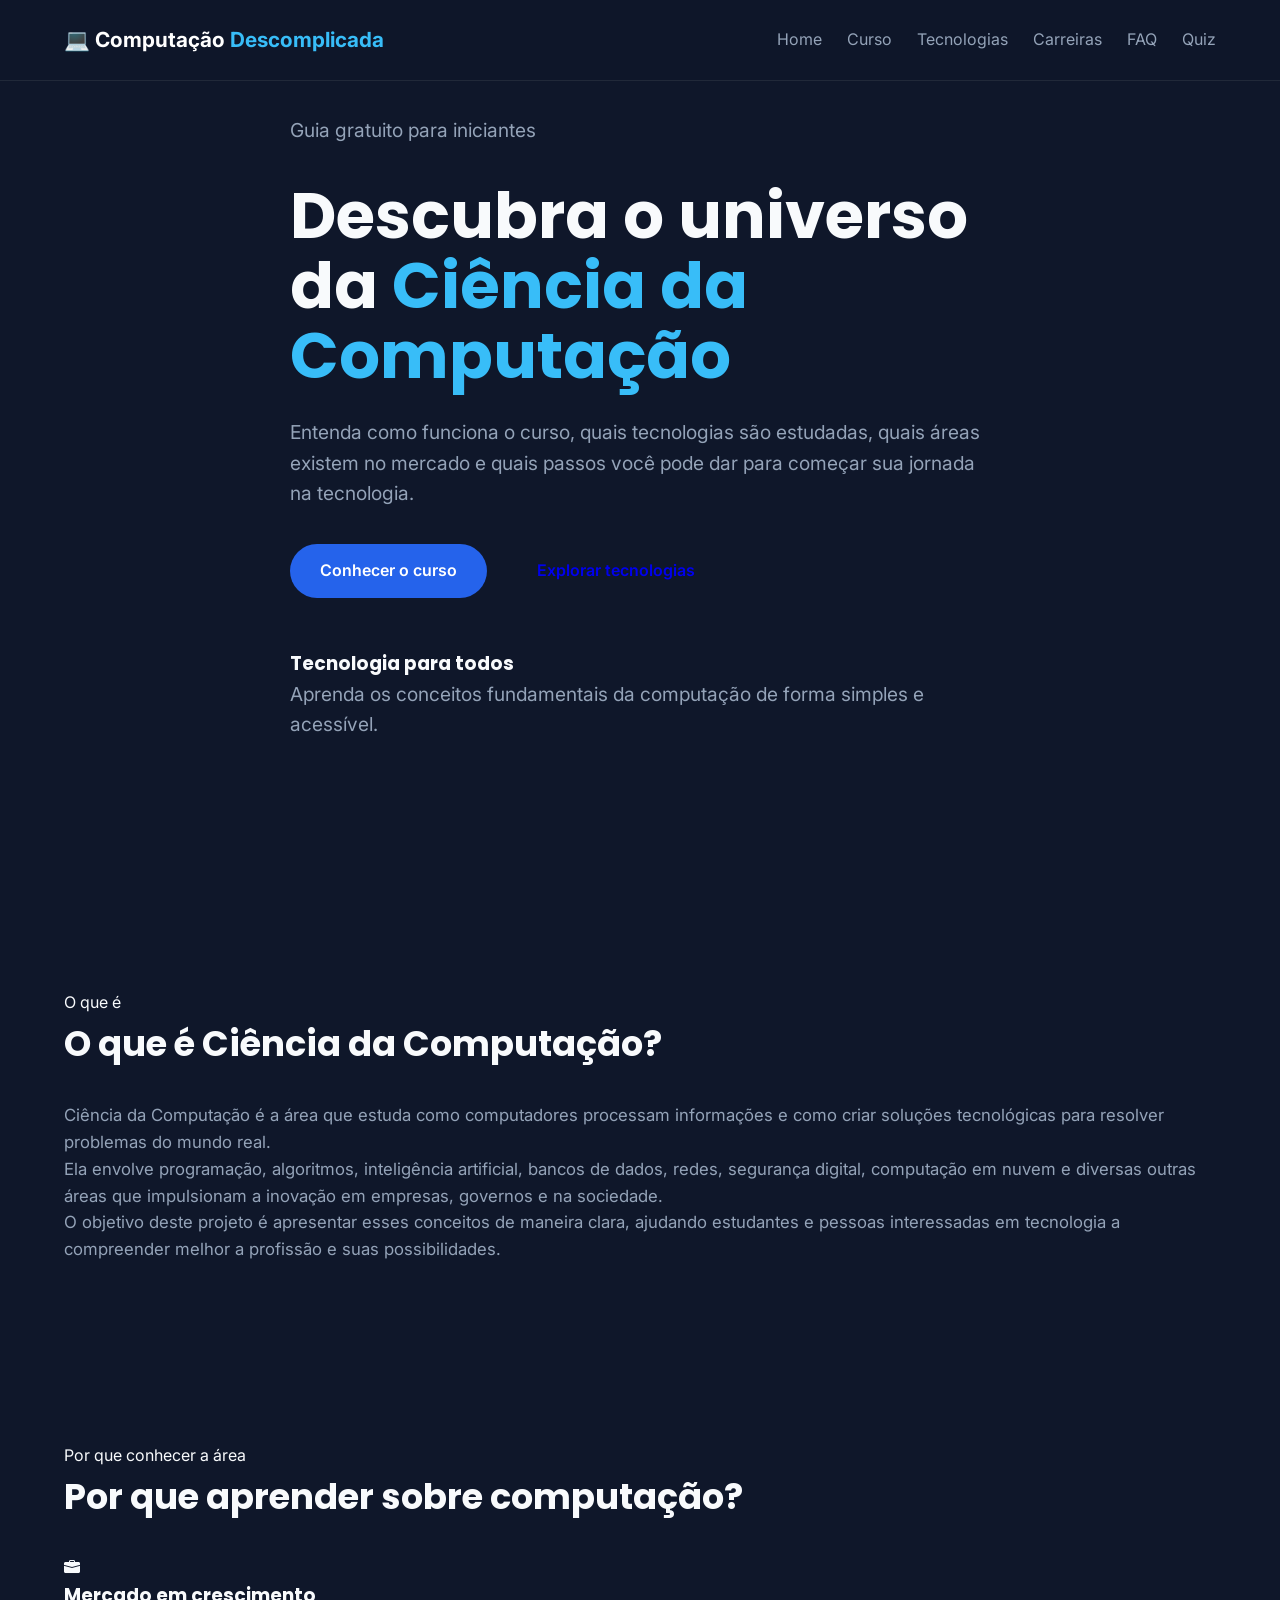
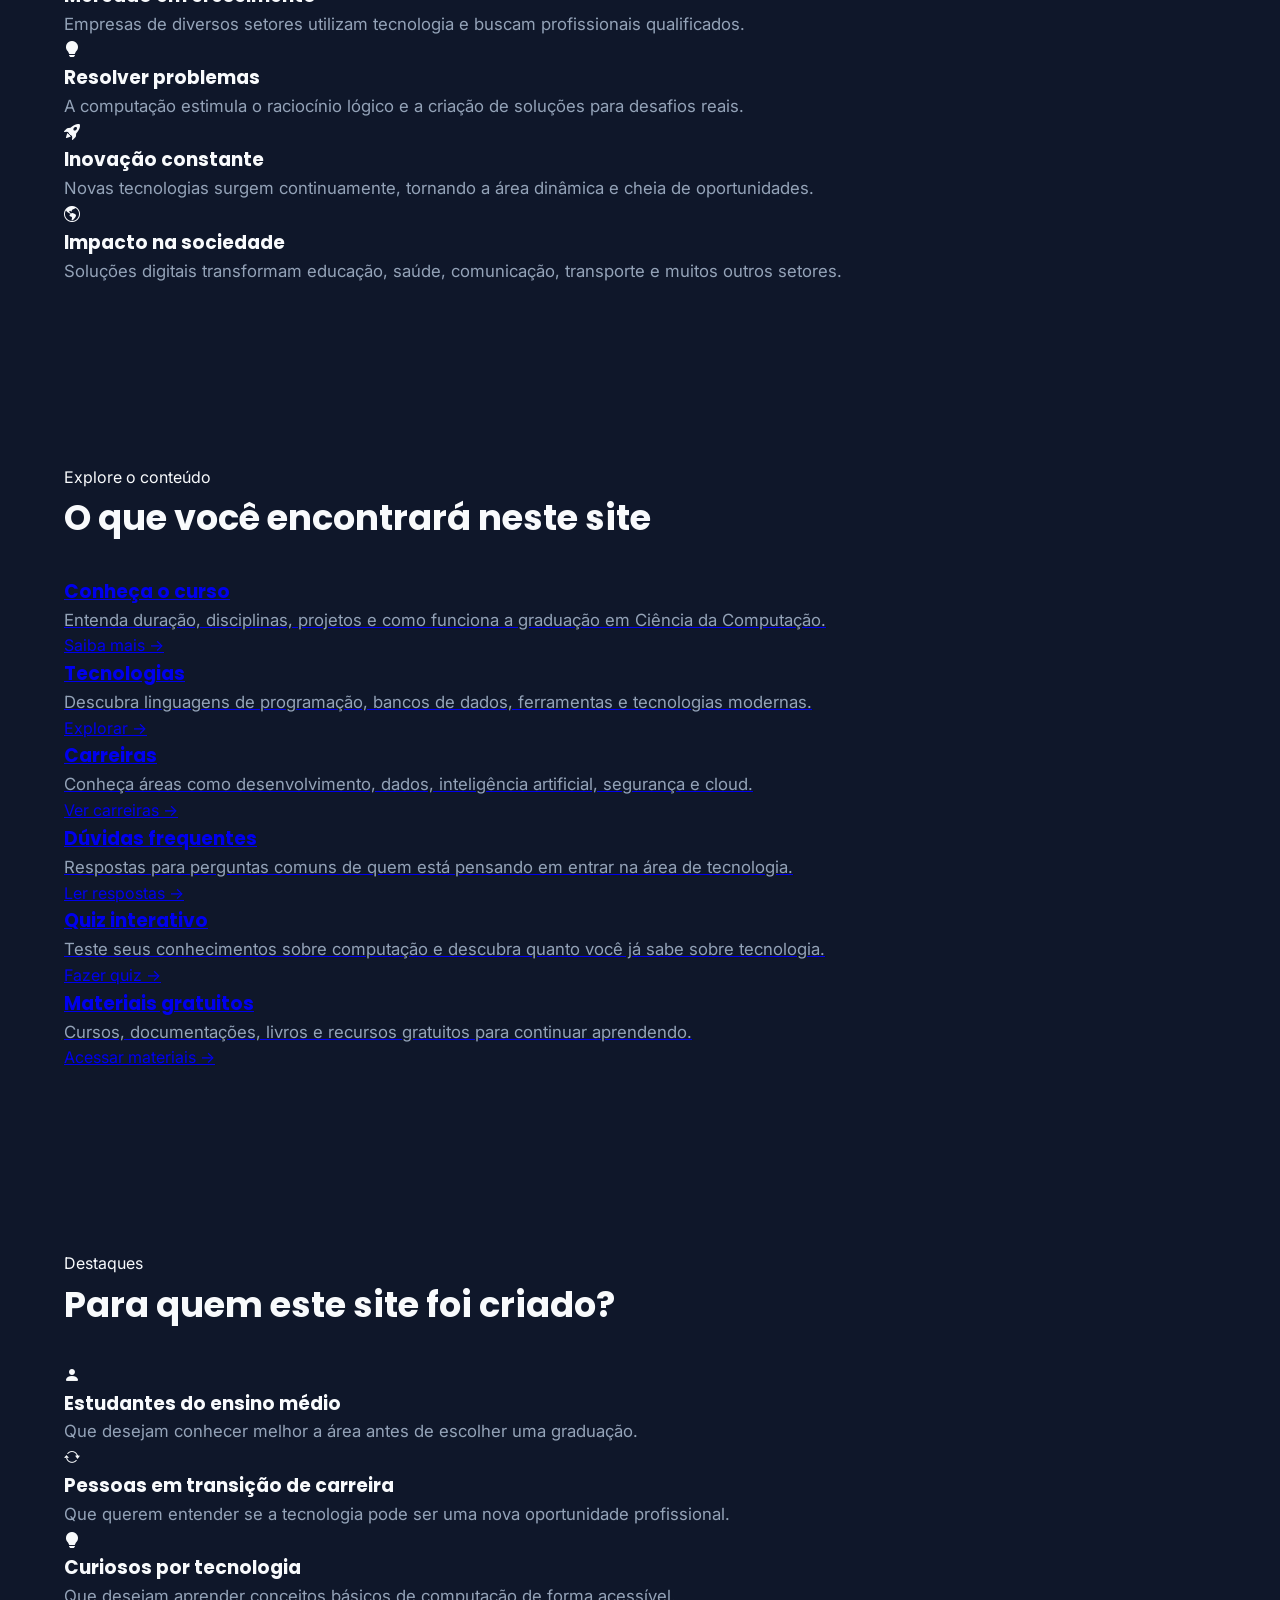
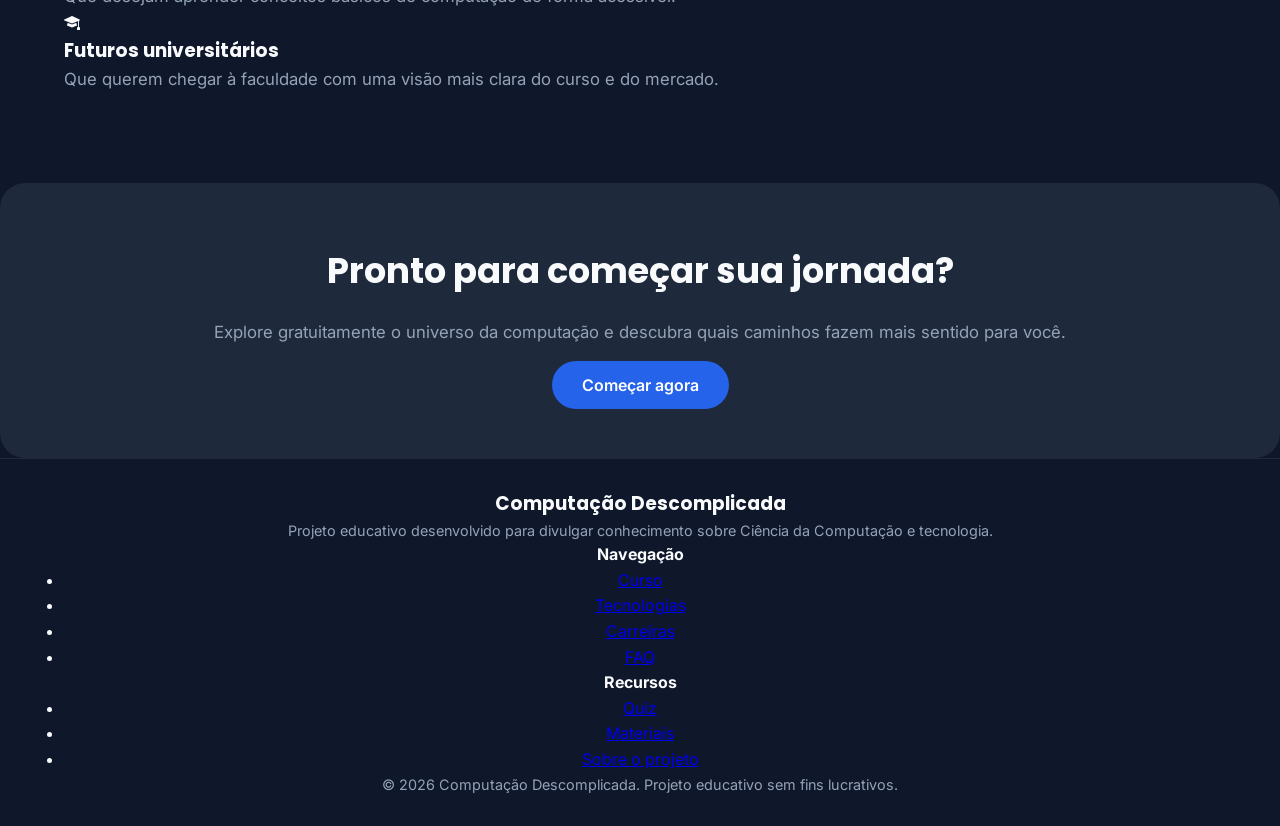
<file: index.html>
<!DOCTYPE html>
<html lang="pt-BR">
<head>
    <meta charset="UTF-8" />
    <meta name="viewport" content="width=device-width, initial-scale=1.0" />

    <title>Computação Descomplicada</title>

    <meta name="description"
          content="Plataforma educativa para conhecer a Ciência da Computação, tecnologias, carreira, dúvidas frequentes e primeiros passos na área de tecnologia." />

    <link rel="preconnect" href="https://fonts.googleapis.com">
    <link rel="preconnect" href="https://fonts.gstatic.com" crossorigin>

    <link href="https://fonts.googleapis.com/css2?family=Inter:wght@400;500;600;700&family=Poppins:wght@500;600;700;800&display=swap" rel="stylesheet">

    <link rel="stylesheet"
          href="https://cdn.jsdelivr.net/npm/bootstrap-icons@1.11.3/font/bootstrap-icons.min.css">

    <link rel="stylesheet" href="css/style.css">
</head>

<body>

    <!-- ================= HEADER ================= -->
<header>


<div class="container navbar">


<a href="index.html" class="logo">

💻 Computação <span>Descomplicada</span>

</a>



<nav>


<ul class="nav-links">


<li>
<a href="index.html">
Home
</a>
</li>


<li>
<a href="curso.html">
Curso
</a>
</li>


<li>
<a href="tecnologias.html">
Tecnologias
</a>
</li>


<li>
<a href="carreiras.html">
Carreiras
</a>
</li>


<li>
<a href="faq.html">
FAQ
</a>
</li>


<li>
<a href="quiz.html">
Quiz
</a>
</li>



</ul>


</nav>


<div class="menu-button">

☰

</div>


</div>


</header>


    <main>

        <!-- ================= HERO ================= -->
        <section class="hero">
            <div class="container hero-content">

                <div class="hero-text">

                    <p class="tag">Guia gratuito para iniciantes</p>

                    <h1>
                        Descubra o universo da
                        <span>Ciência da Computação</span>
                    </h1>

                    <p class="hero-description">
                        Entenda como funciona o curso, quais tecnologias são estudadas,
                        quais áreas existem no mercado e quais passos você pode dar
                        para começar sua jornada na tecnologia.
                    </p>

                    <div class="hero-buttons">
                        <a href="curso.html" class="btn btn-primary">
                            Conhecer o curso
                        </a>

                        <a href="tecnologias.html" class="btn btn-secondary">
                            Explorar tecnologias
                        </a>
                    </div>

                </div>

                <div class="hero-image">

                    <div class="hero-card">

                        <br>     <br>

                        <h3>Tecnologia para todos</h3>

                        <p>
                            Aprenda os conceitos fundamentais da computação
                            de forma simples e acessível.
                        </p>

                    </div>

                </div>

            </div>
        </section>

        <!-- ================= SOBRE ================= -->
        <section class="section">
            <div class="container">

                <div class="section-header">

                    <span class="section-tag">O que é</span>

                    <h2>O que é Ciência da Computação?</h2>

                </div>

                <p class="lead">
                    Ciência da Computação é a área que estuda como computadores
                    processam informações e como criar soluções tecnológicas para
                    resolver problemas do mundo real.
                </p>

                <p>
                    Ela envolve programação, algoritmos, inteligência artificial,
                    bancos de dados, redes, segurança digital, computação em nuvem
                    e diversas outras áreas que impulsionam a inovação em empresas,
                    governos e na sociedade.
                </p>

                <p>
                    O objetivo deste projeto é apresentar esses conceitos de maneira
                    clara, ajudando estudantes e pessoas interessadas em tecnologia
                    a compreender melhor a profissão e suas possibilidades.
                </p>

            </div>
        </section>

        <!-- ================= BENEFÍCIOS ================= -->
        <section class="section section-dark">
            <div class="container">

                <div class="section-header">

                    <span class="section-tag">Por que conhecer a área</span>

                    <h2>Por que aprender sobre computação?</h2>

                </div>

                <div class="grid grid-4">

                    <article class="feature-card">
                        <i class="bi bi-briefcase-fill"></i>
                        <h3>Mercado em crescimento</h3>
                        <p>
                            Empresas de diversos setores utilizam tecnologia
                            e buscam profissionais qualificados.
                        </p>
                    </article>

                    <article class="feature-card">
                        <i class="bi bi-lightbulb-fill"></i>
                        <h3>Resolver problemas</h3>
                        <p>
                            A computação estimula o raciocínio lógico e a criação
                            de soluções para desafios reais.
                        </p>
                    </article>

                    <article class="feature-card">
                        <i class="bi bi-rocket-takeoff-fill"></i>
                        <h3>Inovação constante</h3>
                        <p>
                            Novas tecnologias surgem continuamente, tornando
                            a área dinâmica e cheia de oportunidades.
                        </p>
                    </article>

                    <article class="feature-card">
                        <i class="bi bi-globe-americas"></i>
                        <h3>Impacto na sociedade</h3>
                        <p>
                            Soluções digitais transformam educação, saúde,
                            comunicação, transporte e muitos outros setores.
                        </p>
                    </article>

                </div>

            </div>
        </section>

        <!-- ================= CONTEÚDO DO SITE ================= -->
        <section class="section">
            <div class="container">

                <div class="section-header">

                    <span class="section-tag">Explore o conteúdo</span>

                    <h2>O que você encontrará neste site</h2>

                </div>

                <div class="grid grid-3">

                    <a href="curso.html" class="content-card">
                        <h3>Conheça o curso</h3>
                        <p>
                            Entenda duração, disciplinas, projetos e como funciona
                            a graduação em Ciência da Computação.
                        </p>
                        <span>Saiba mais →</span>
                    </a>

                    <a href="tecnologias.html" class="content-card">
                        <h3>Tecnologias</h3>
                        <p>
                            Descubra linguagens de programação, bancos de dados,
                            ferramentas e tecnologias modernas.
                        </p>
                        <span>Explorar →</span>
                    </a>

                    <a href="carreiras.html" class="content-card">
                        <h3>Carreiras</h3>
                        <p>
                            Conheça áreas como desenvolvimento, dados,
                            inteligência artificial, segurança e cloud.
                        </p>
                        <span>Ver carreiras →</span>
                    </a>

                    <a href="faq.html" class="content-card">
                        <h3>Dúvidas frequentes</h3>
                        <p>
                            Respostas para perguntas comuns de quem está pensando
                            em entrar na área de tecnologia.
                        </p>
                        <span>Ler respostas →</span>
                    </a>

                    <a href="quiz.html" class="content-card">
                        <h3>Quiz interativo</h3>
                        <p>
                            Teste seus conhecimentos sobre computação e descubra
                            quanto você já sabe sobre tecnologia.
                        </p>
                        <span>Fazer quiz →</span>
                    </a>

                    <a href="materiais.html" class="content-card">
                        <h3>Materiais gratuitos</h3>
                        <p>
                            Cursos, documentações, livros e recursos gratuitos
                            para continuar aprendendo.
                        </p>
                        <span>Acessar materiais →</span>
                    </a>

                </div>

            </div>
        </section>

        <!-- ================= DESTAQUES ================= -->
        <section class="section section-dark">
            <div class="container">

                <div class="section-header">

                    <span class="section-tag">Destaques</span>

                    <h2>Para quem este site foi criado?</h2>

                </div>

                <div class="grid grid-2">

                    <div class="highlight-card">
                        <i class="bi bi-person-fill"></i>
                        <h3>Estudantes do ensino médio</h3>
                        <p>
                            Que desejam conhecer melhor a área antes de escolher
                            uma graduação.
                        </p>
                    </div>

                    <div class="highlight-card">
                        <i class="bi bi-arrow-repeat"></i>
                        <h3>Pessoas em transição de carreira</h3>
                        <p>
                            Que querem entender se a tecnologia pode ser uma nova
                            oportunidade profissional.
                        </p>
                    </div>

                    <div class="highlight-card">
                        <i class="bi bi-lightbulb-fill"></i>
                        <h3>Curiosos por tecnologia</h3>
                        <p>
                            Que desejam aprender conceitos básicos de computação
                            de forma acessível.
                        </p>
                    </div>

                    <div class="highlight-card">
                        <i class="bi bi-mortarboard-fill"></i>
                        <h3>Futuros universitários</h3>
                        <p>
                            Que querem chegar à faculdade com uma visão mais clara
                            do curso e do mercado.
                        </p>
                    </div>

                </div>

            </div>
        </section>

        <!-- ================= CTA FINAL ================= -->
        <section class="section cta">
            <div class="container cta-content">

                <h2>Pronto para começar sua jornada?</h2>

                <p>
                    Explore gratuitamente o universo da computação e descubra
                    quais caminhos fazem mais sentido para você.
                    <br>     <br>
                </p>

                <a href="curso.html" class="btn btn-primary btn-large">
                    Começar agora
                </a>

            </div>
        </section>

    </main>

    <!-- ================= FOOTER ================= -->
    <footer class="footer">
        <div class="container footer-content">

            <div>
                <h3>Computação Descomplicada</h3>
                <p>
                    Projeto educativo desenvolvido para divulgar conhecimento
                    sobre Ciência da Computação e tecnologia.
                </p>
            </div>

            <div>
                <h4>Navegação</h4>
                <ul>
                    <li><a href="curso.html">Curso</a></li>
                    <li><a href="tecnologias.html">Tecnologias</a></li>
                    <li><a href="carreiras.html">Carreiras</a></li>
                    <li><a href="faq.html">FAQ</a></li>
                </ul>
            </div>

            <div>
                <h4>Recursos</h4>
                <ul>
                    <li><a href="quiz.html">Quiz</a></li>
                    <li><a href="materiais.html">Materiais</a></li>
                    <li><a href="sobre.html">Sobre o projeto</a></li>
                </ul>
            </div>

        </div>

        <div class="footer-bottom">
            <p>© 2026 Computação Descomplicada. Projeto educativo sem fins lucrativos.</p>
        </div>
    </footer>

    <script src="js/script.js"></script>
</body>
</html>
</file>
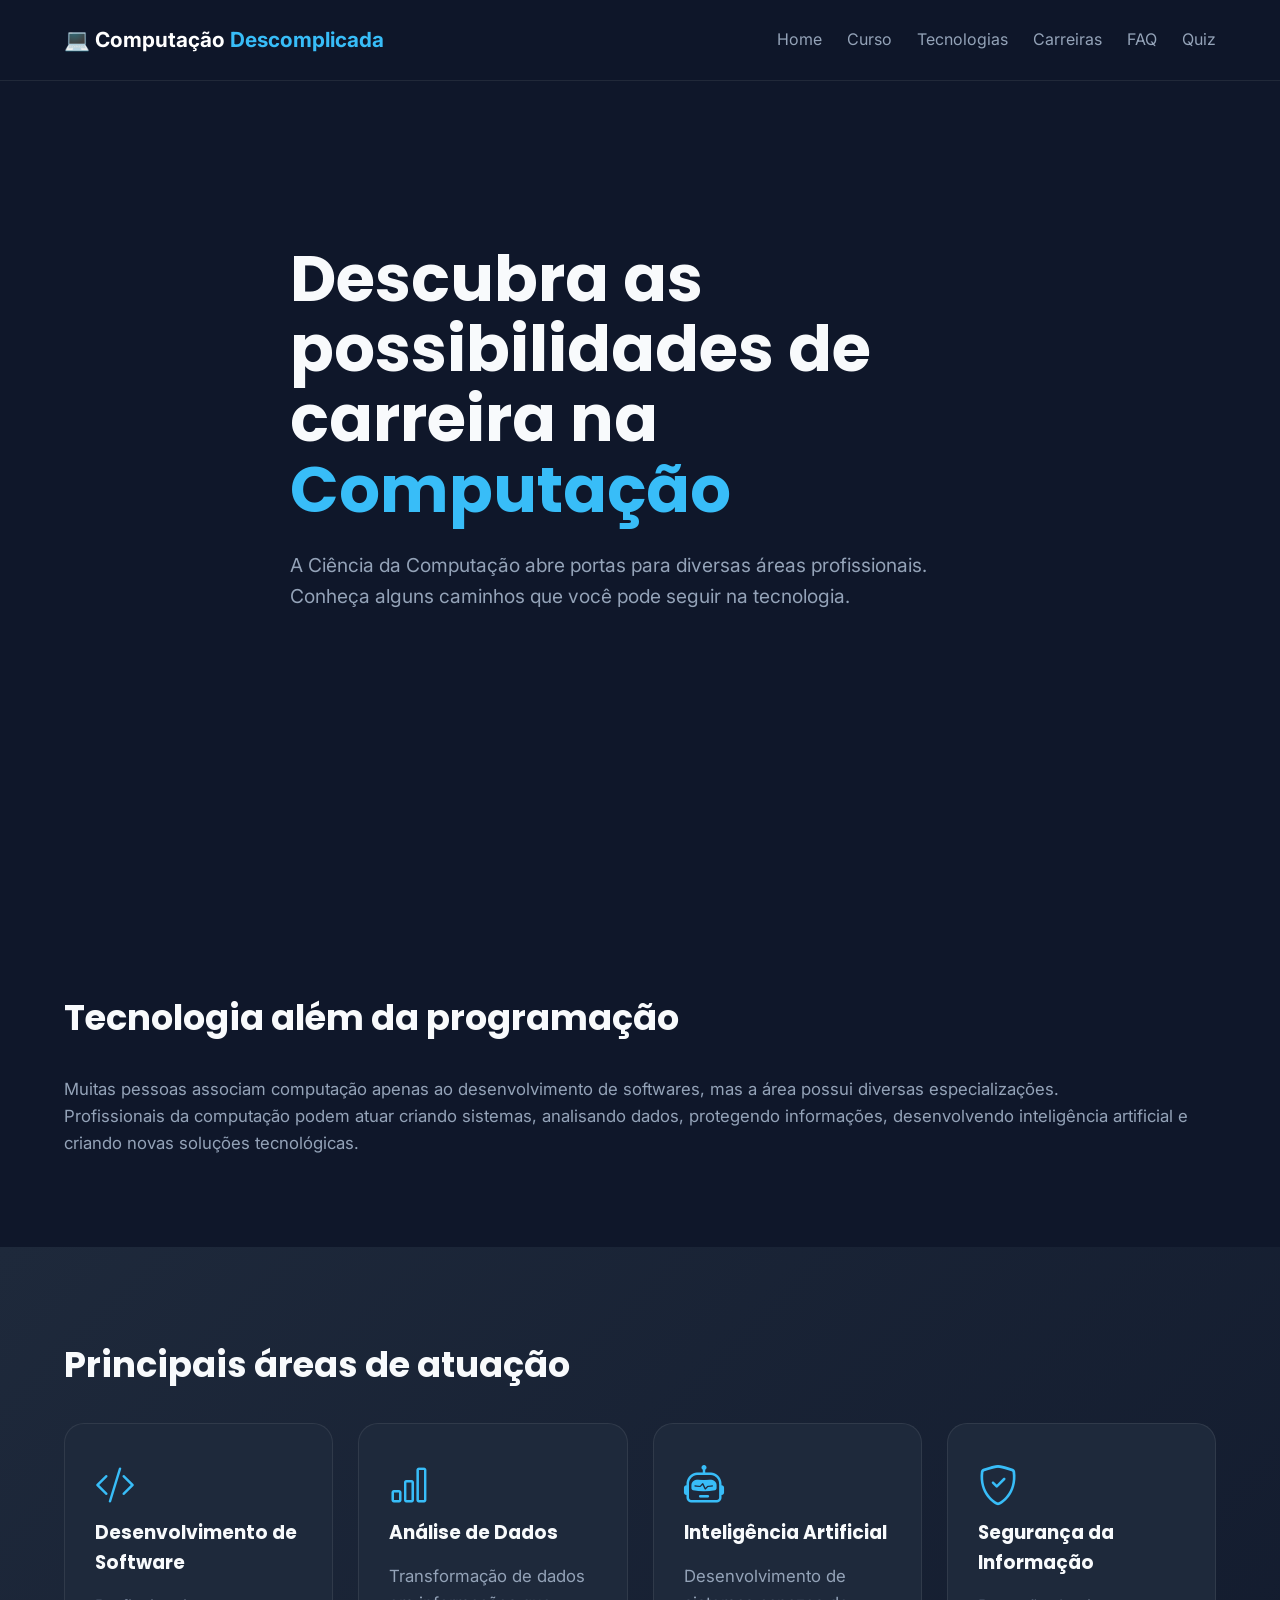
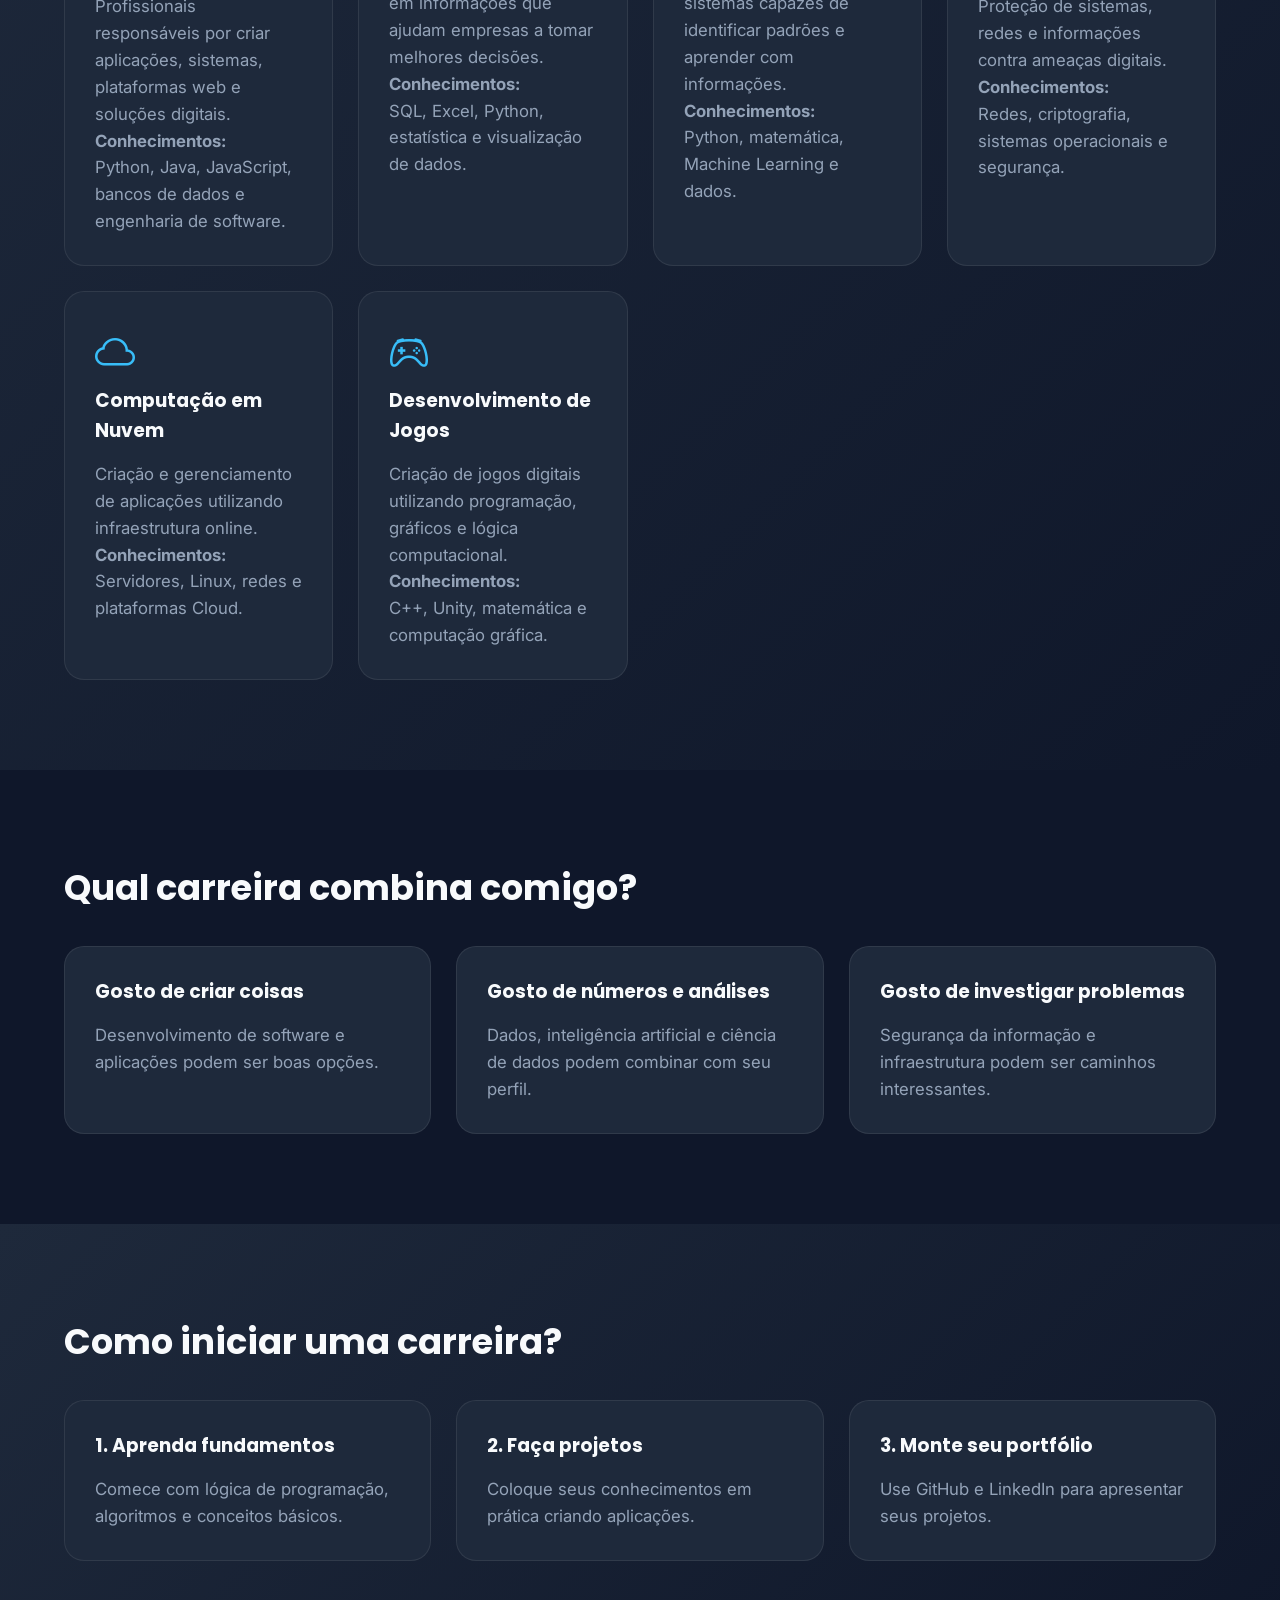
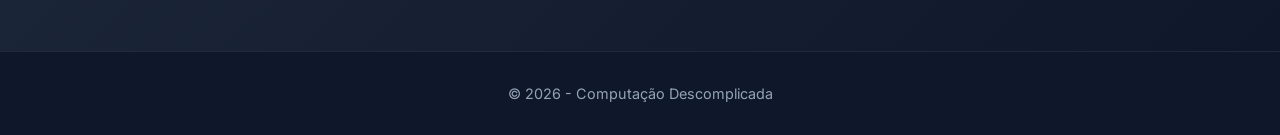
<file: carreiras.html>
<!DOCTYPE html>
<html lang="pt-BR">

<head>

<meta charset="UTF-8">

<meta name="viewport" content="width=device-width, initial-scale=1.0">


<title>Carreiras em Computação | Computação Descomplicada</title>


<link rel="preconnect" href="https://fonts.googleapis.com">

<link rel="preconnect" href="https://fonts.gstatic.com" crossorigin>


<link 
href="https://fonts.googleapis.com/css2?family=Inter:wght@400;500;600;700&family=Poppins:wght@600;700&display=swap"
rel="stylesheet">


<link 
rel="stylesheet"
href="https://cdn.jsdelivr.net/npm/bootstrap-icons@1.11.3/font/bootstrap-icons.min.css">


<link rel="stylesheet" href="css/style.css">


</head>


<body>



<header>

<div class="container navbar">


<a href="index.html" class="logo">

💻 Computação <span>Descomplicada</span>

</a>



<nav>

<ul class="nav-links">


<li>
<a href="index.html">
Home
</a>
</li>


<li>
<a href="curso.html">
Curso
</a>
</li>


<li>
<a href="tecnologias.html">
Tecnologias
</a>
</li>


<li>
<a href="carreiras.html">
Carreiras
</a>
</li>


<li>
<a href="faq.html">
FAQ
</a>
</li>


<li>
<a href="quiz.html">
Quiz
</a>
</li>


</ul>

</nav>


<div class="menu-button">

☰

</div>


</div>

</header>








<!-- HERO -->


<section class="hero">


<div class="container hero-content fade-in">


<h1>

Descubra as possibilidades de carreira na

<span>
Computação
</span>

</h1>



<p>

A Ciência da Computação abre portas para diversas
áreas profissionais. Conheça alguns caminhos que
você pode seguir na tecnologia.

</p>


</div>


</section>









<!-- INTRODUÇÃO -->


<section class="section">


<div class="container fade-in">


<h2>
Tecnologia além da programação
</h2>


<p>

Muitas pessoas associam computação apenas ao
desenvolvimento de softwares, mas a área possui
diversas especializações.

</p>


<p>

Profissionais da computação podem atuar criando
sistemas, analisando dados, protegendo informações,
desenvolvendo inteligência artificial e criando novas
soluções tecnológicas.

</p>


</div>


</section>









<!-- CARDS DE CARREIRA -->


<section class="highlight section">


<div class="container">


<h2>
Principais áreas de atuação
</h2>



<div class="cards">







<div class="card fade-in">


<i class="bi bi-code-slash"></i>


<h3>
Desenvolvimento de Software
</h3>


<p>

Profissionais responsáveis por criar aplicações,
sistemas, plataformas web e soluções digitais.

</p>


<p>

<strong>Conhecimentos:</strong><br>

Python, Java, JavaScript, bancos de dados
e engenharia de software.

</p>


</div>








<div class="card fade-in">


<i class="bi bi-bar-chart"></i>


<h3>
Análise de Dados
</h3>


<p>

Transformação de dados em informações que ajudam
empresas a tomar melhores decisões.

</p>


<p>

<strong>Conhecimentos:</strong><br>

SQL, Excel, Python, estatística e visualização
de dados.

</p>


</div>








<div class="card fade-in">


<i class="bi bi-robot"></i>


<h3>
Inteligência Artificial
</h3>


<p>

Desenvolvimento de sistemas capazes de identificar
padrões e aprender com informações.

</p>


<p>

<strong>Conhecimentos:</strong><br>

Python, matemática, Machine Learning e dados.

</p>


</div>









<div class="card fade-in">


<i class="bi bi-shield-check"></i>


<h3>
Segurança da Informação
</h3>


<p>

Proteção de sistemas, redes e informações
contra ameaças digitais.

</p>


<p>

<strong>Conhecimentos:</strong><br>

Redes, criptografia, sistemas operacionais
e segurança.

</p>


</div>









<div class="card fade-in">


<i class="bi bi-cloud"></i>


<h3>
Computação em Nuvem
</h3>


<p>

Criação e gerenciamento de aplicações utilizando
infraestrutura online.

</p>


<p>

<strong>Conhecimentos:</strong><br>

Servidores, Linux, redes e plataformas Cloud.

</p>


</div>









<div class="card fade-in">


<i class="bi bi-controller"></i>


<h3>
Desenvolvimento de Jogos
</h3>


<p>

Criação de jogos digitais utilizando programação,
gráficos e lógica computacional.

</p>


<p>

<strong>Conhecimentos:</strong><br>

C++, Unity, matemática e computação gráfica.

</p>


</div>





</div>


</div>


</section>









<!-- PERFIL -->


<section class="section">


<div class="container">


<h2>
Qual carreira combina comigo?
</h2>




<div class="cards">



<div class="card fade-in">

<h3>
Gosto de criar coisas
</h3>

<p>

Desenvolvimento de software e aplicações
podem ser boas opções.

</p>

</div>





<div class="card fade-in">

<h3>
Gosto de números e análises
</h3>

<p>

Dados, inteligência artificial e ciência de dados
podem combinar com seu perfil.

</p>

</div>





<div class="card fade-in">

<h3>
Gosto de investigar problemas
</h3>

<p>

Segurança da informação e infraestrutura podem
ser caminhos interessantes.

</p>

</div>



</div>



</div>


</section>









<!-- COMO COMEÇAR -->


<section class="highlight section">


<div class="container fade-in">


<h2>
Como iniciar uma carreira?
</h2>



<div class="cards">


<div class="card">

<h3>
1. Aprenda fundamentos
</h3>

<p>

Comece com lógica de programação,
algoritmos e conceitos básicos.

</p>

</div>




<div class="card">

<h3>
2. Faça projetos
</h3>

<p>

Coloque seus conhecimentos em prática
criando aplicações.

</p>

</div>




<div class="card">

<h3>
3. Monte seu portfólio
</h3>

<p>

Use GitHub e LinkedIn para apresentar
seus projetos.

</p>

</div>



</div>


</div>


</section>








<footer>


<div class="container">


<p>

© <span id="ano"></span> - Computação Descomplicada

</p>


</div>


</footer>





<script src="js/script.js"></script>


</body>

</html>
</file>
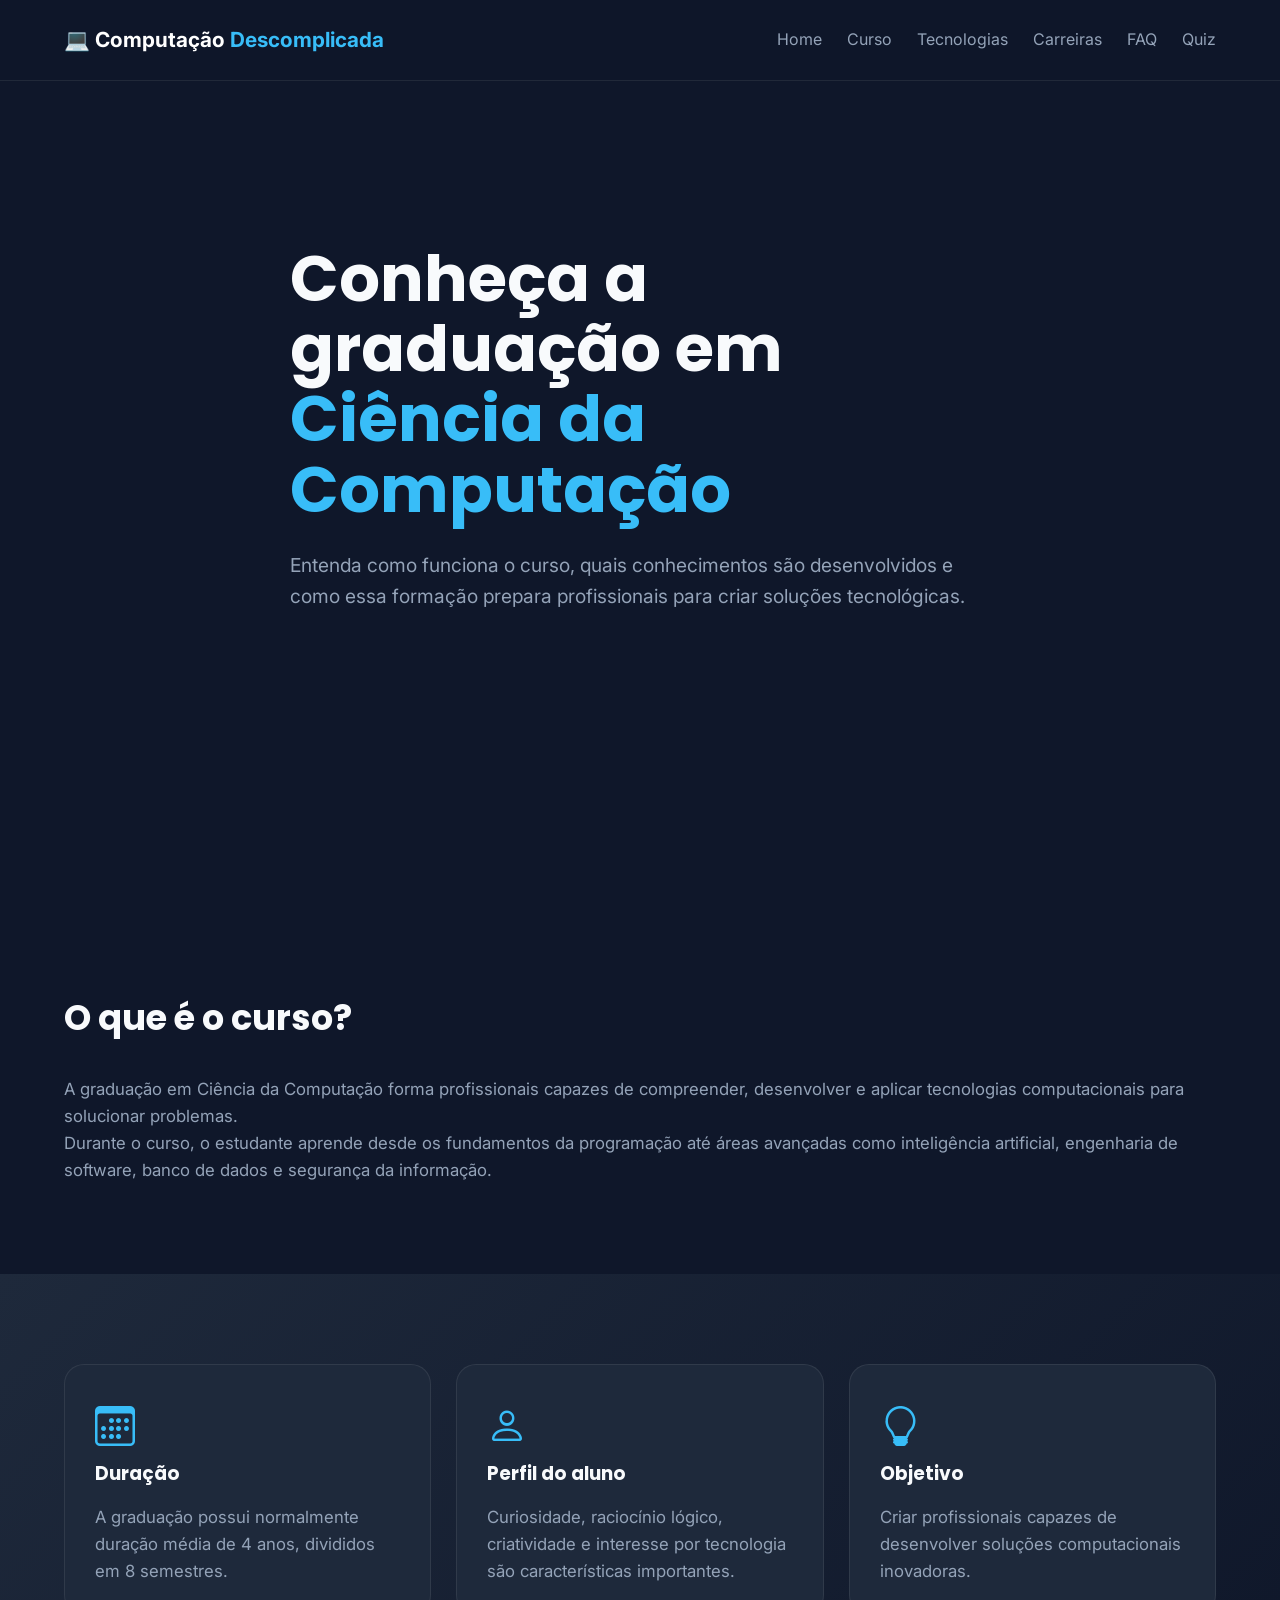
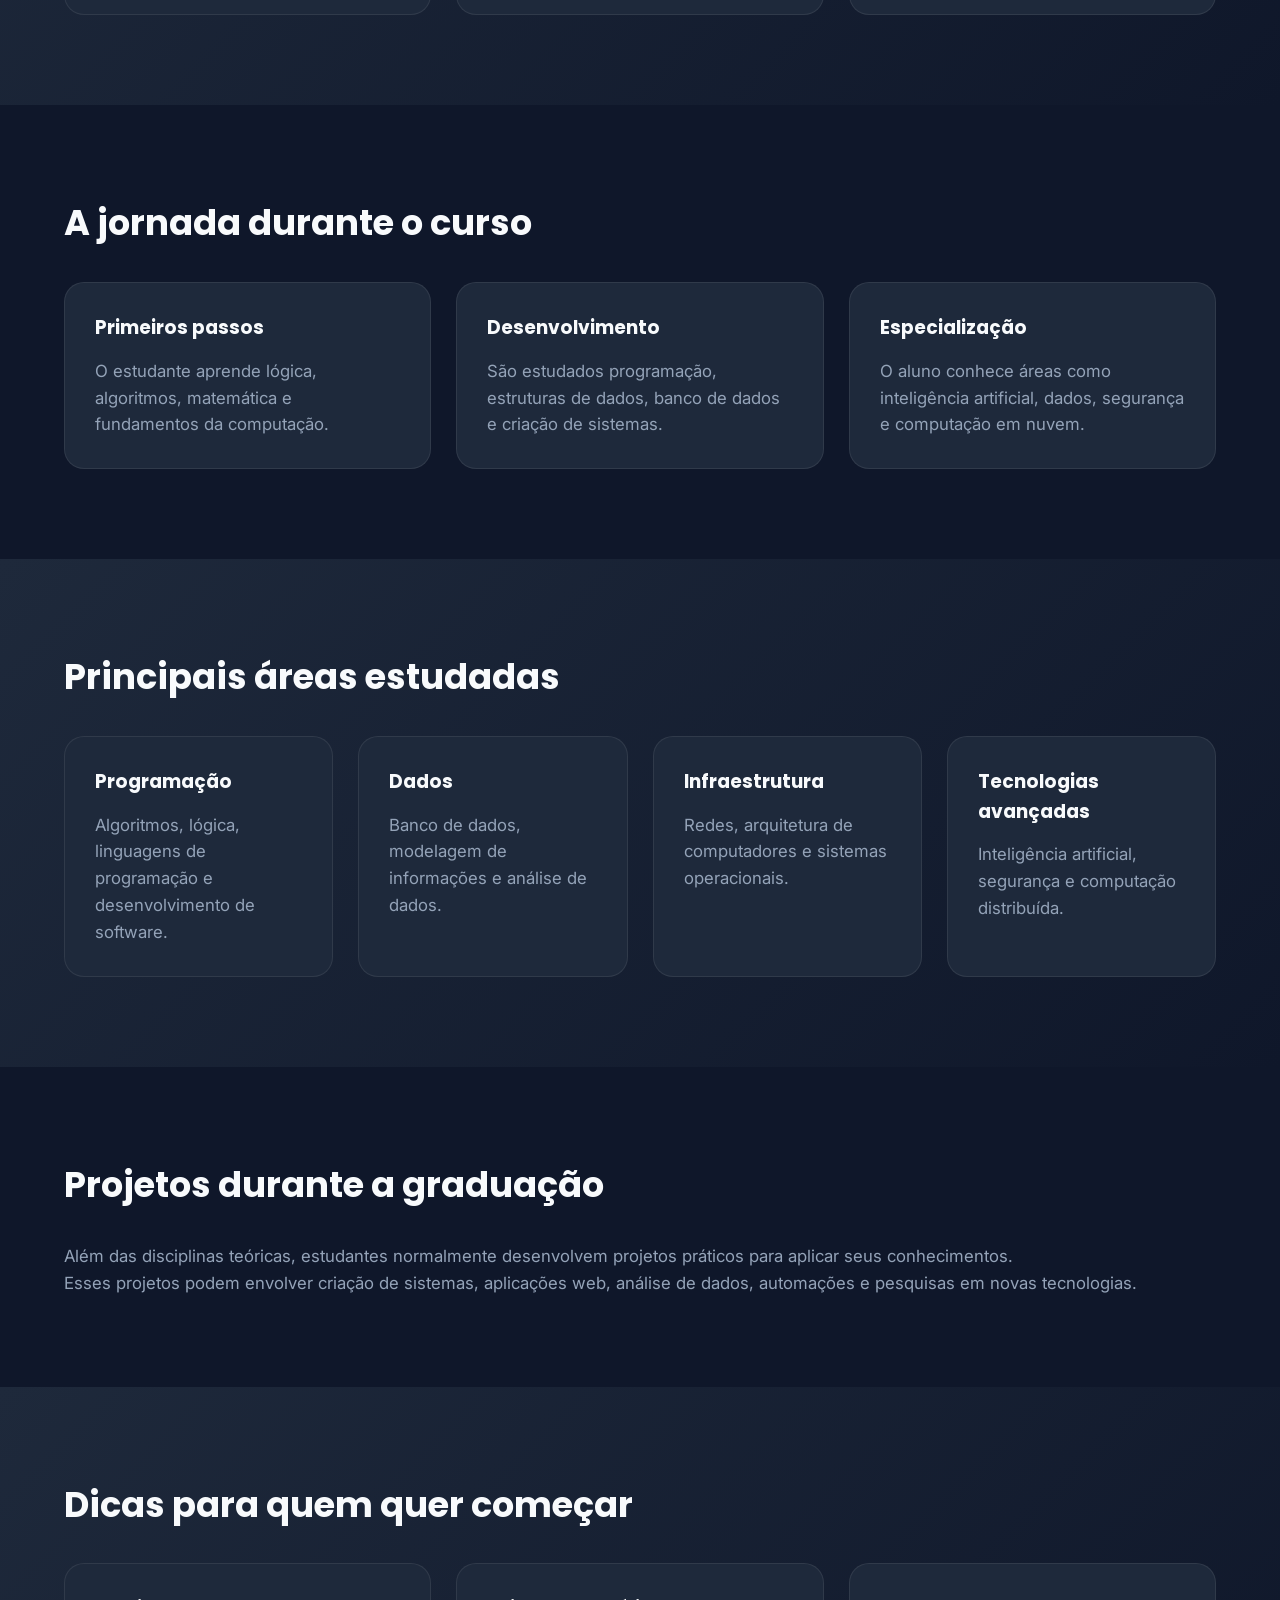
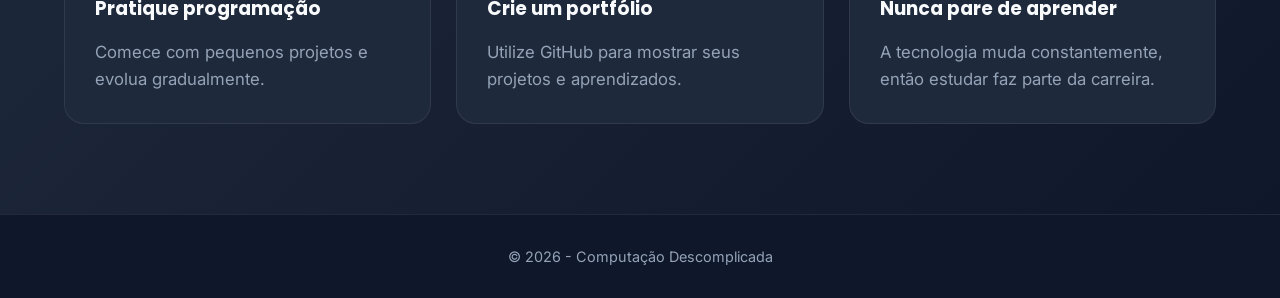
<file: curso.html>
<!DOCTYPE html>
<html lang="pt-BR">

<head>

<meta charset="UTF-8">

<meta name="viewport" content="width=device-width, initial-scale=1.0">


<title>Curso de Ciência da Computação | Computação Descomplicada</title>


<!-- Google Fonts -->

<link rel="preconnect" href="https://fonts.googleapis.com">

<link rel="preconnect" href="https://fonts.gstatic.com" crossorigin>











<link 
href="https://fonts.googleapis.com/css2?family=Inter:wght@400;500;600;700&family=Poppins:wght@600;700&display=swap"
rel="stylesheet">


<!-- Ícones -->

<link 
rel="stylesheet"
href="https://cdn.jsdelivr.net/npm/bootstrap-icons@1.11.3/font/bootstrap-icons.min.css">


<!-- CSS -->

<link rel="stylesheet" href="css/style.css">


</head>



<body>


<!-- HEADER -->

<header>


<div class="container navbar">


<a href="index.html" class="logo">

💻 Computação <span>Descomplicada</span>

</a>



<nav>


<ul class="nav-links">


<li>
<a href="index.html">
Home
</a>
</li>


<li>
<a href="curso.html">
Curso
</a>
</li>


<li>
<a href="tecnologias.html">
Tecnologias
</a>
</li>


<li>
<a href="carreiras.html">
Carreiras
</a>
</li>


<li>
<a href="faq.html">
FAQ
</a>
</li>


<li>
<a href="quiz.html">
Quiz
</a>
</li>



</ul>


</nav>


<div class="menu-button">

☰

</div>


</div>


</header>






<!-- HERO -->


<section class="hero">


<div class="container hero-content fade-in">


<h1>

Conheça a graduação em

<span>
Ciência da Computação
</span>

</h1>


<p>

Entenda como funciona o curso, quais conhecimentos são
desenvolvidos e como essa formação prepara profissionais
para criar soluções tecnológicas.

</p>


</div>


</section>







<!-- SOBRE O CURSO -->


<section class="section">


<div class="container fade-in">


<h2>
O que é o curso?
</h2>



<p>

A graduação em Ciência da Computação forma profissionais
capazes de compreender, desenvolver e aplicar tecnologias
computacionais para solucionar problemas.

</p>


<p>

Durante o curso, o estudante aprende desde os fundamentos
da programação até áreas avançadas como inteligência
artificial, engenharia de software, banco de dados e
segurança da informação.

</p>


</div>


</section>








<!-- INFORMACOES PRINCIPAIS -->


<section class="highlight section">


<div class="container">


<div class="cards">


<div class="card fade-in">

<i class="bi bi-calendar3"></i>

<h3>
Duração
</h3>

<p>

A graduação possui normalmente duração média
de 4 anos, divididos em 8 semestres.

</p>

</div>





<div class="card fade-in">

<i class="bi bi-person"></i>

<h3>
Perfil do aluno
</h3>

<p>

Curiosidade, raciocínio lógico, criatividade
e interesse por tecnologia são características
importantes.

</p>

</div>





<div class="card fade-in">

<i class="bi bi-lightbulb"></i>

<h3>
Objetivo
</h3>

<p>

Criar profissionais capazes de desenvolver
soluções computacionais inovadoras.

</p>

</div>


</div>


</div>


</section>








<!-- JORNADA -->


<section class="section">


<div class="container">


<h2>
A jornada durante o curso
</h2>




<div class="cards">


<div class="card fade-in">


<h3>
Primeiros passos
</h3>


<p>

O estudante aprende lógica, algoritmos,
matemática e fundamentos da computação.

</p>


</div>





<div class="card fade-in">


<h3>
Desenvolvimento
</h3>


<p>

São estudados programação, estruturas de dados,
banco de dados e criação de sistemas.

</p>


</div>





<div class="card fade-in">


<h3>
Especialização
</h3>


<p>

O aluno conhece áreas como inteligência artificial,
dados, segurança e computação em nuvem.

</p>


</div>


</div>


</div>


</section>








<!-- DISCIPLINAS -->


<section class="highlight section">


<div class="container">


<h2>
Principais áreas estudadas
</h2>



<div class="cards">



<div class="card fade-in">

<h3>
Programação
</h3>

<p>

Algoritmos, lógica, linguagens de programação
e desenvolvimento de software.

</p>

</div>





<div class="card fade-in">

<h3>
Dados
</h3>

<p>

Banco de dados, modelagem de informações
e análise de dados.

</p>

</div>





<div class="card fade-in">

<h3>
Infraestrutura
</h3>

<p>

Redes, arquitetura de computadores
e sistemas operacionais.

</p>

</div>




<div class="card fade-in">

<h3>
Tecnologias avançadas
</h3>

<p>

Inteligência artificial, segurança e
computação distribuída.

</p>

</div>



</div>


</div>


</section>








<!-- PROJETOS -->


<section class="section">


<div class="container fade-in">


<h2>
Projetos durante a graduação
</h2>



<p>

Além das disciplinas teóricas, estudantes normalmente
desenvolvem projetos práticos para aplicar seus
conhecimentos.

</p>



<p>

Esses projetos podem envolver criação de sistemas,
aplicações web, análise de dados, automações e pesquisas
em novas tecnologias.

</p>


</div>


</section>







<!-- DICAS -->


<section class="highlight section">


<div class="container fade-in">


<h2>
Dicas para quem quer começar
</h2>



<div class="cards">


<div class="card">

<h3>
Pratique programação
</h3>

<p>

Comece com pequenos projetos e evolua
gradualmente.

</p>

</div>




<div class="card">

<h3>
Crie um portfólio
</h3>

<p>

Utilize GitHub para mostrar seus projetos
e aprendizados.

</p>

</div>




<div class="card">

<h3>
Nunca pare de aprender
</h3>

<p>

A tecnologia muda constantemente,
então estudar faz parte da carreira.

</p>

</div>



</div>


</div>


</section>







<!-- FOOTER -->


<footer>


<div class="container">


<p>

© <span id="ano"></span> - Computação Descomplicada

</p>


</div>


</footer>






<script src="js/script.js"></script>


</body>

</html>
</file>
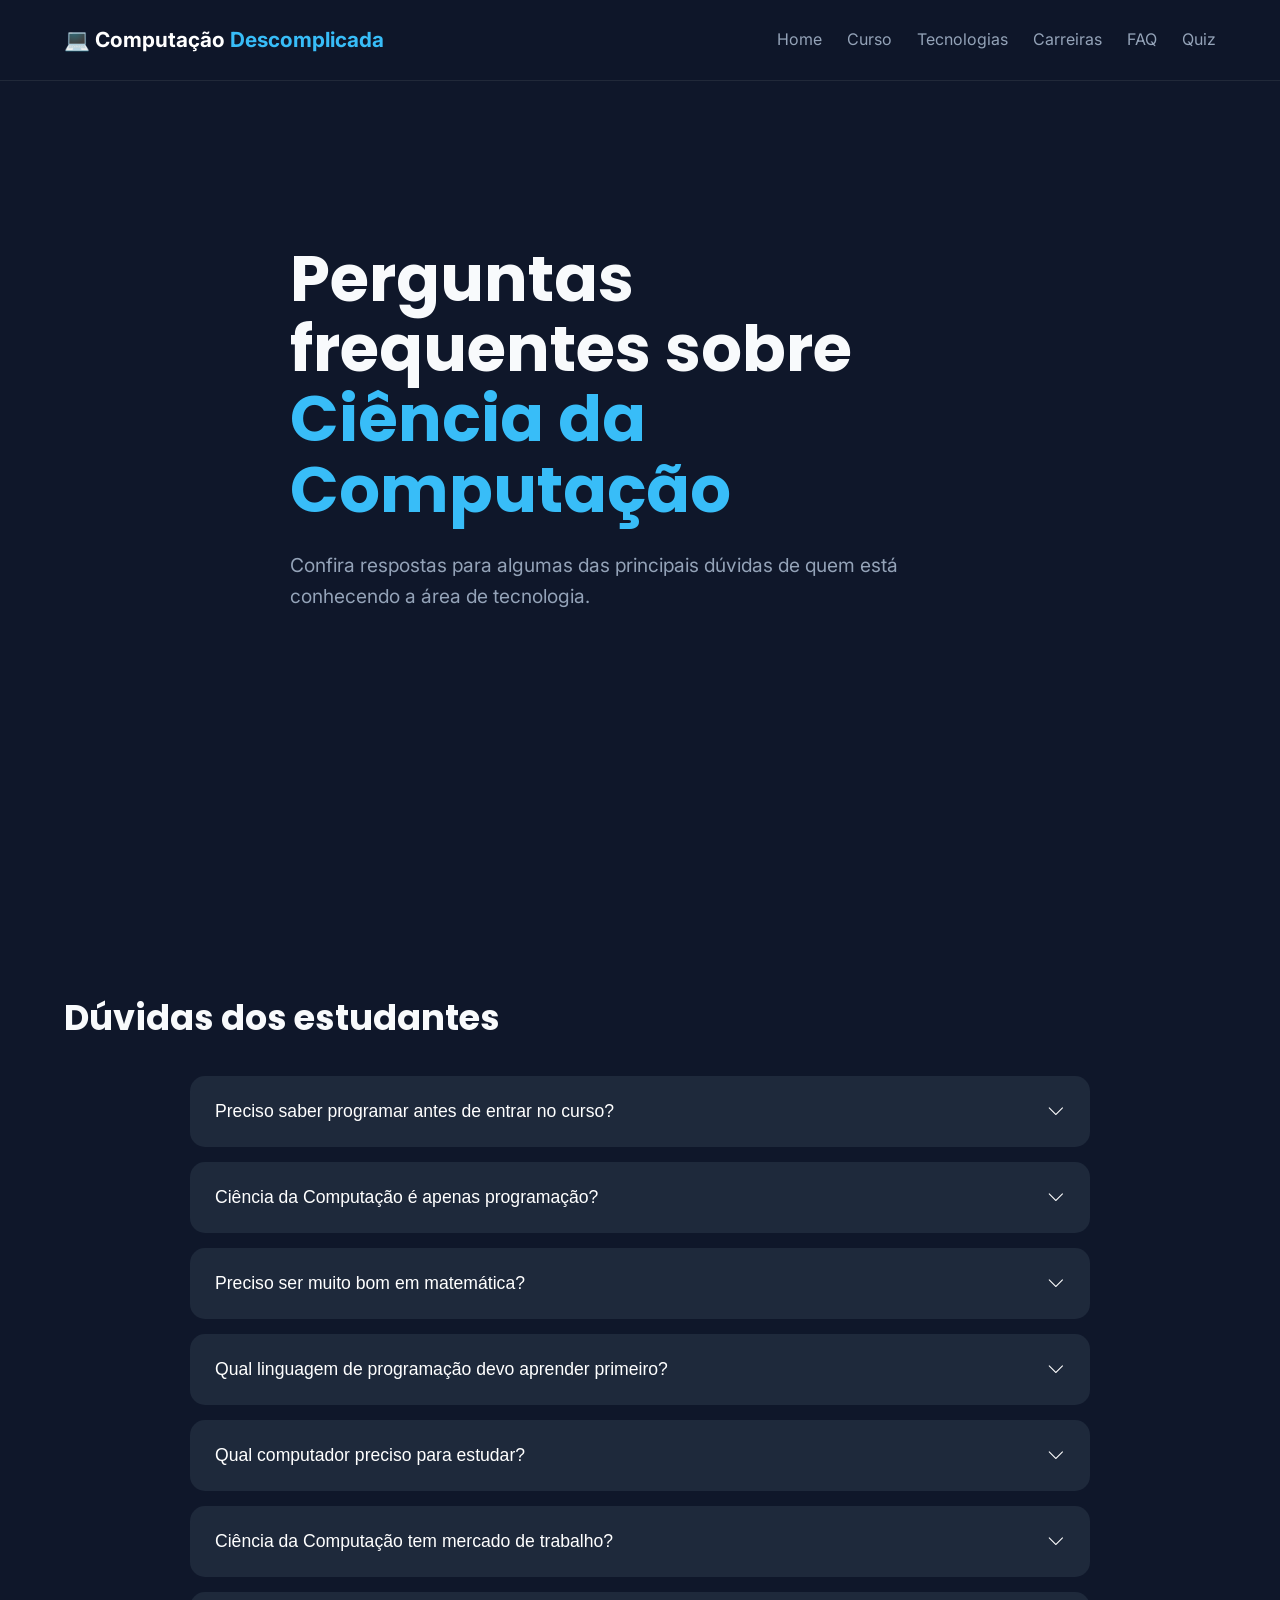
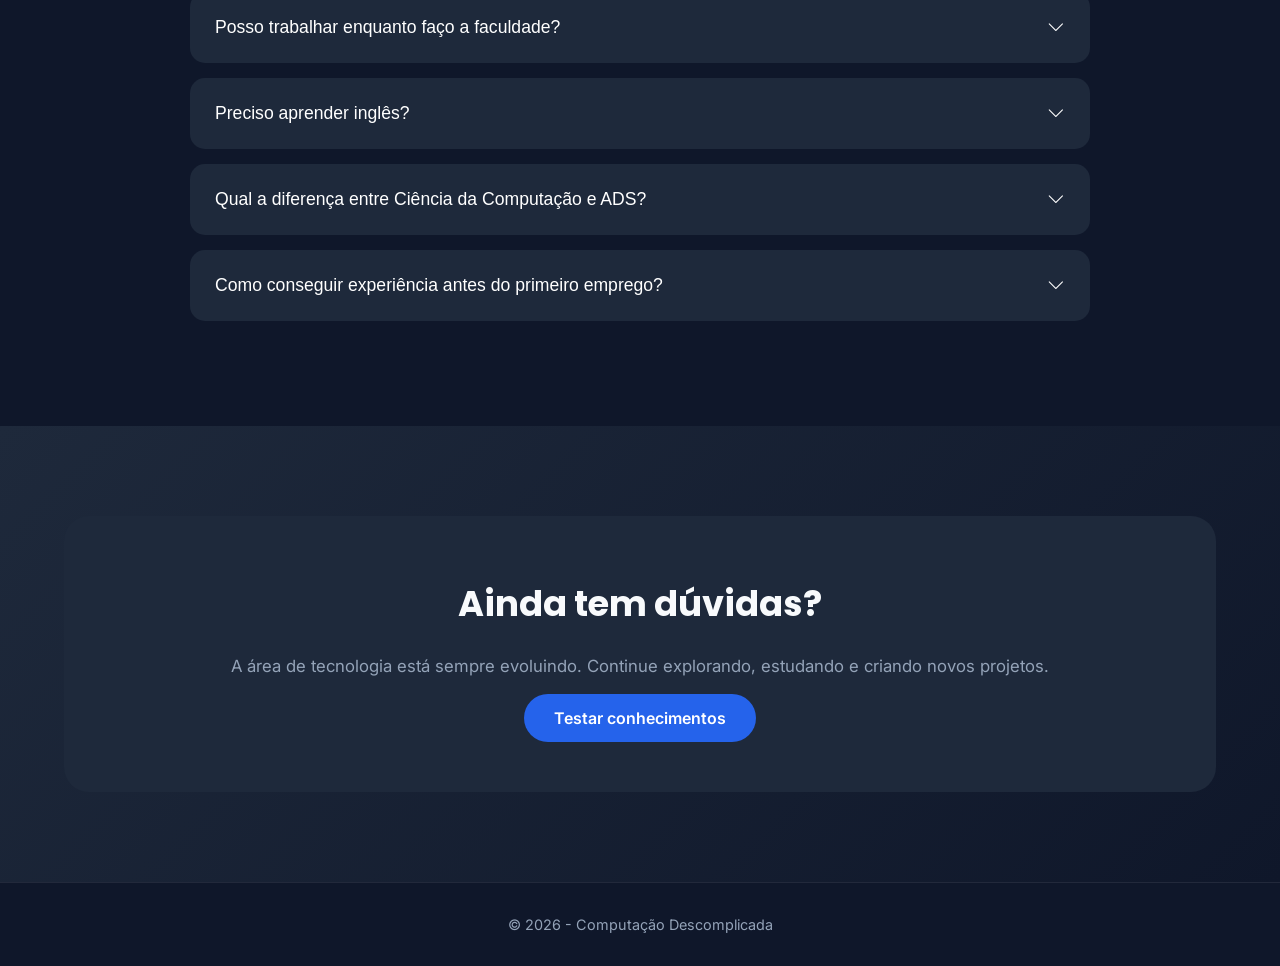
<file: faq.html>
<!DOCTYPE html>
<html lang="pt-BR">

<head>

<meta charset="UTF-8">

<meta name="viewport" content="width=device-width, initial-scale=1.0">


<title>Dúvidas Frequentes | Computação Descomplicada</title>


<link rel="preconnect" href="https://fonts.googleapis.com">

<link rel="preconnect" href="https://fonts.gstatic.com" crossorigin>

<link 
href="https://fonts.googleapis.com/css2?family=Inter:wght@400;500;600;700&family=Poppins:wght@600;700&display=swap"
rel="stylesheet">


<link 
rel="stylesheet"
href="https://cdn.jsdelivr.net/npm/bootstrap-icons@1.11.3/font/bootstrap-icons.min.css">

<link rel="stylesheet" href="css/style.css">


</head>



<body>



<!-- HEADER -->

<header>


<div class="container navbar">


<a href="index.html" class="logo">

💻 Computação <span>Descomplicada</span>

</a>



<nav>

<ul class="nav-links">


<li>
<a href="index.html">
Home
</a>
</li>


<li>
<a href="curso.html">
Curso
</a>
</li>


<li>
<a href="tecnologias.html">
Tecnologias
</a>
</li>


<li>
<a href="carreiras.html">
Carreiras
</a>
</li>


<li>
<a href="faq.html">
FAQ
</a>
</li>


<li>
<a href="quiz.html">
Quiz
</a>
</li>


</ul>


</nav>


<div class="menu-button">

☰

</div>


</div>


</header>







<!-- HERO -->

<section class="hero">


<div class="container hero-content fade-in">


<h1>

Perguntas frequentes sobre

<span>
Ciência da Computação
</span>

</h1>



<p>

Confira respostas para algumas das principais dúvidas
de quem está conhecendo a área de tecnologia.

</p>


</div>


</section>








<!-- FAQ -->


<section class="section">


<div class="container">


<h2>
Dúvidas dos estudantes
</h2>



<div class="faq-container">





<div class="faq-item fade-in">


<button class="faq-question">

Preciso saber programar antes de entrar no curso?

<i class="bi bi-chevron-down"></i>

</button>


<div class="faq-answer">

<p>

Não. A graduação normalmente começa ensinando os
fundamentos da programação. O mais importante é ter
interesse em tecnologia e disposição para aprender.

</p>

</div>


</div>









<div class="faq-item fade-in">


<button class="faq-question">

Ciência da Computação é apenas programação?

<i class="bi bi-chevron-down"></i>

</button>


<div class="faq-answer">

<p>

Não. Programação é uma parte importante, mas o curso
também envolve algoritmos, banco de dados, inteligência
artificial, redes, segurança, matemática e engenharia
de software.

</p>

</div>


</div>









<div class="faq-item fade-in">


<button class="faq-question">

Preciso ser muito bom em matemática?

<i class="bi bi-chevron-down"></i>

</button>


<div class="faq-answer">

<p>

A matemática faz parte da formação, principalmente em
áreas como algoritmos, inteligência artificial e análise
de dados. Porém, esse conhecimento é desenvolvido ao
longo da graduação.

</p>

</div>


</div>









<div class="faq-item fade-in">


<button class="faq-question">

Qual linguagem de programação devo aprender primeiro?

<i class="bi bi-chevron-down"></i>

</button>


<div class="faq-answer">

<p>

Python é uma ótima opção para iniciantes devido à sua
sintaxe simples e ampla utilização em áreas como dados,
automação e inteligência artificial.

</p>

</div>


</div>









<div class="faq-item fade-in">


<button class="faq-question">

Qual computador preciso para estudar?

<i class="bi bi-chevron-down"></i>

</button>


<div class="faq-answer">

<p>

No início, um computador comum já consegue executar
atividades como programação, estudos e desenvolvimento
de projetos. Equipamentos mais avançados dependem da
área escolhida.

</p>

</div>


</div>









<div class="faq-item fade-in">


<button class="faq-question">

Ciência da Computação tem mercado de trabalho?

<i class="bi bi-chevron-down"></i>

</button>


<div class="faq-answer">

<p>

Sim. A tecnologia está presente em praticamente todos
os setores, criando oportunidades em desenvolvimento,
dados, segurança, inteligência artificial e diversas
outras áreas.

</p>

</div>


</div>









<div class="faq-item fade-in">


<button class="faq-question">

Posso trabalhar enquanto faço a faculdade?

<i class="bi bi-chevron-down"></i>

</button>


<div class="faq-answer">

<p>

Muitos estudantes trabalham ou fazem estágio durante
a graduação. A organização dos estudos é fundamental
para conciliar as atividades.

</p>

</div>


</div>









<div class="faq-item fade-in">


<button class="faq-question">

Preciso aprender inglês?

<i class="bi bi-chevron-down"></i>

</button>


<div class="faq-answer">

<p>

O inglês é muito importante na tecnologia, pois grande
parte das documentações, ferramentas e conteúdos são
publicados nesse idioma.

</p>

</div>


</div>









<div class="faq-item fade-in">


<button class="faq-question">

Qual a diferença entre Ciência da Computação e ADS?

<i class="bi bi-chevron-down"></i>

</button>


<div class="faq-answer">

<p>

Ciência da Computação possui uma formação mais ampla,
envolvendo fundamentos, algoritmos e criação de novas
tecnologias. ADS costuma ter um foco mais direto no
desenvolvimento de sistemas.

</p>

</div>


</div>









<div class="faq-item fade-in">


<button class="faq-question">

Como conseguir experiência antes do primeiro emprego?

<i class="bi bi-chevron-down"></i>

</button>


<div class="faq-answer">

<p>

Criar projetos pessoais, participar de atividades
acadêmicas, contribuir no GitHub e montar um portfólio
são ótimas formas de demonstrar conhecimento.

</p>

</div>


</div>





</div>


</div>


</section>









<!-- CTA -->

<section class="highlight section">


<div class="container cta">


<h2>

Ainda tem dúvidas?

</h2>


<p>

A área de tecnologia está sempre evoluindo. Continue
explorando, estudando e criando novos projetos.
<br>     <br>
</p>


<a href="quiz.html" class="btn btn-primary">

Testar conhecimentos

</a>


</div>


</section>









<footer>


<div class="container">


<p>

© <span id="ano"></span> - Computação Descomplicada

</p>


</div>


</footer>






<script src="js/script.js"></script>



<script>


const perguntas = document.querySelectorAll(".faq-question");



perguntas.forEach(pergunta => {


    pergunta.addEventListener("click",()=>{


        const resposta =
        pergunta.nextElementSibling;


        resposta.classList.toggle("mostrar-resposta");



    });


});



</script>




</body>


</html>
</file>
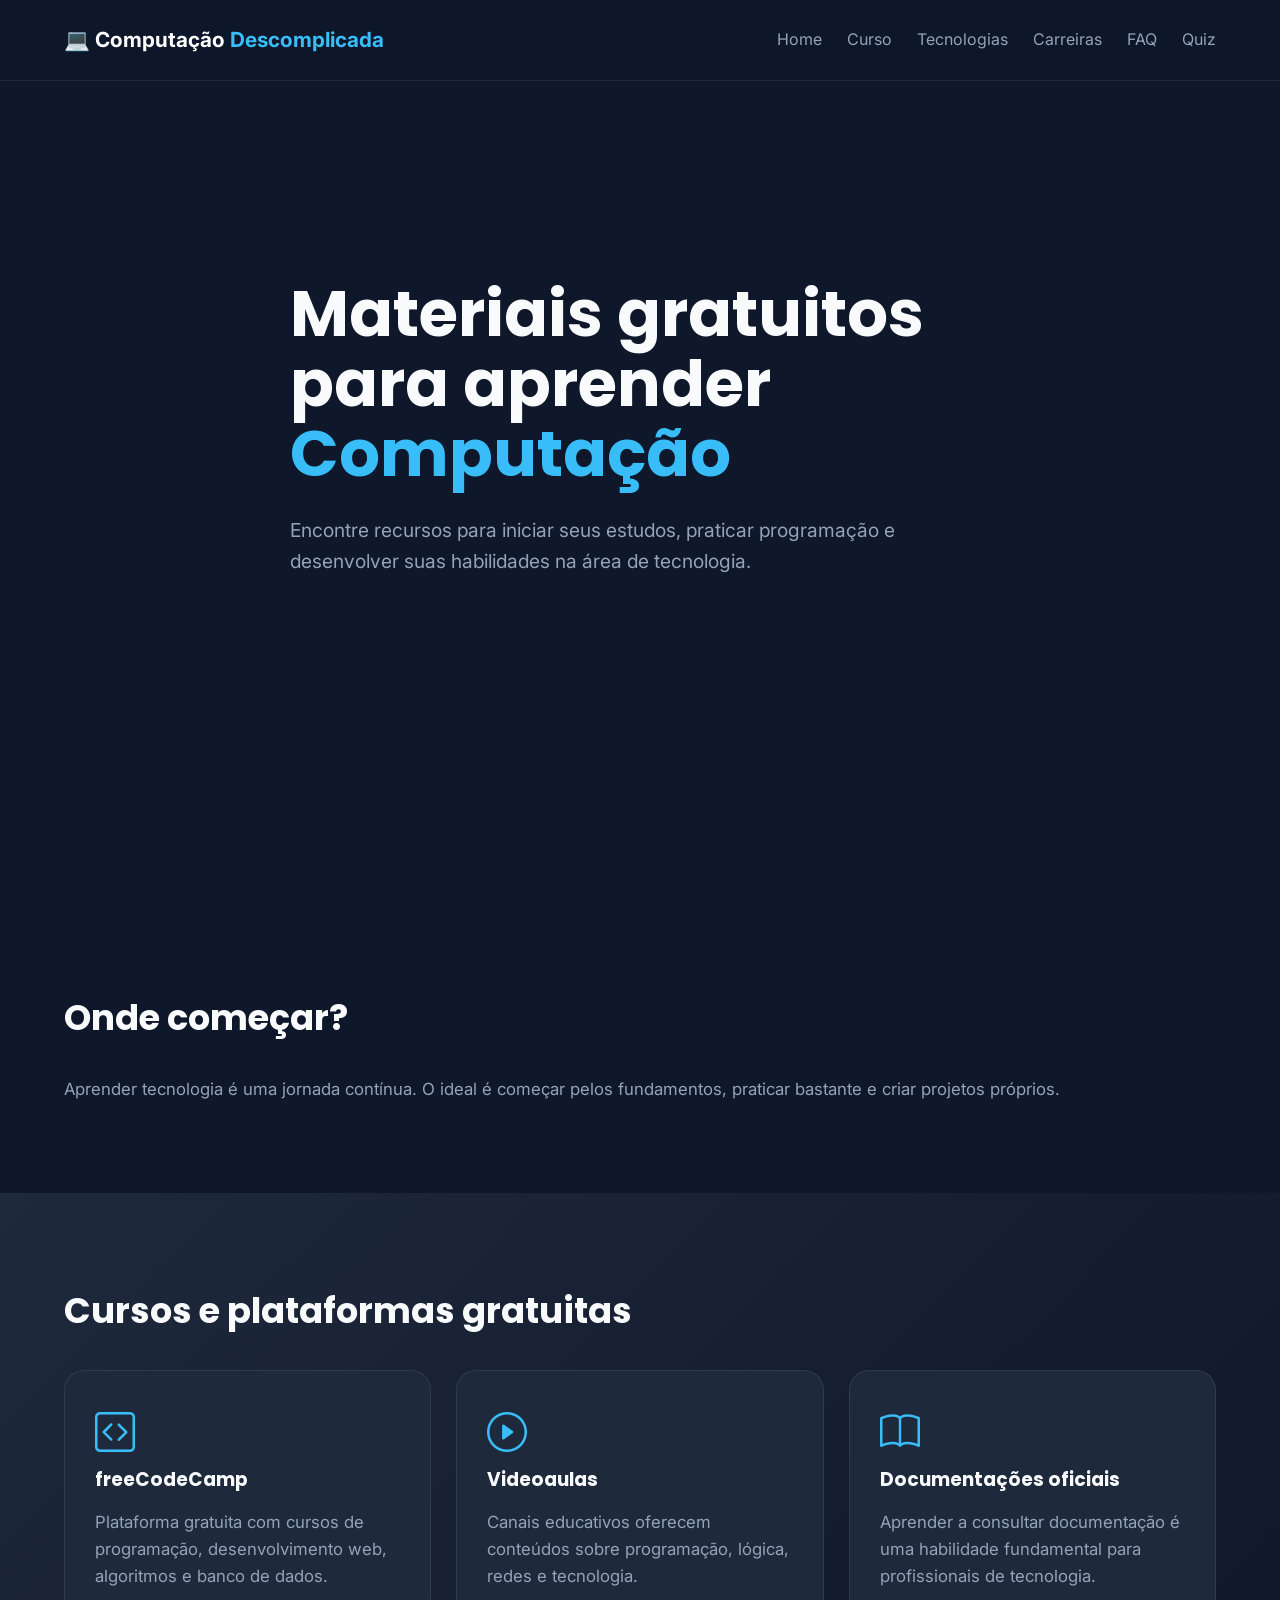
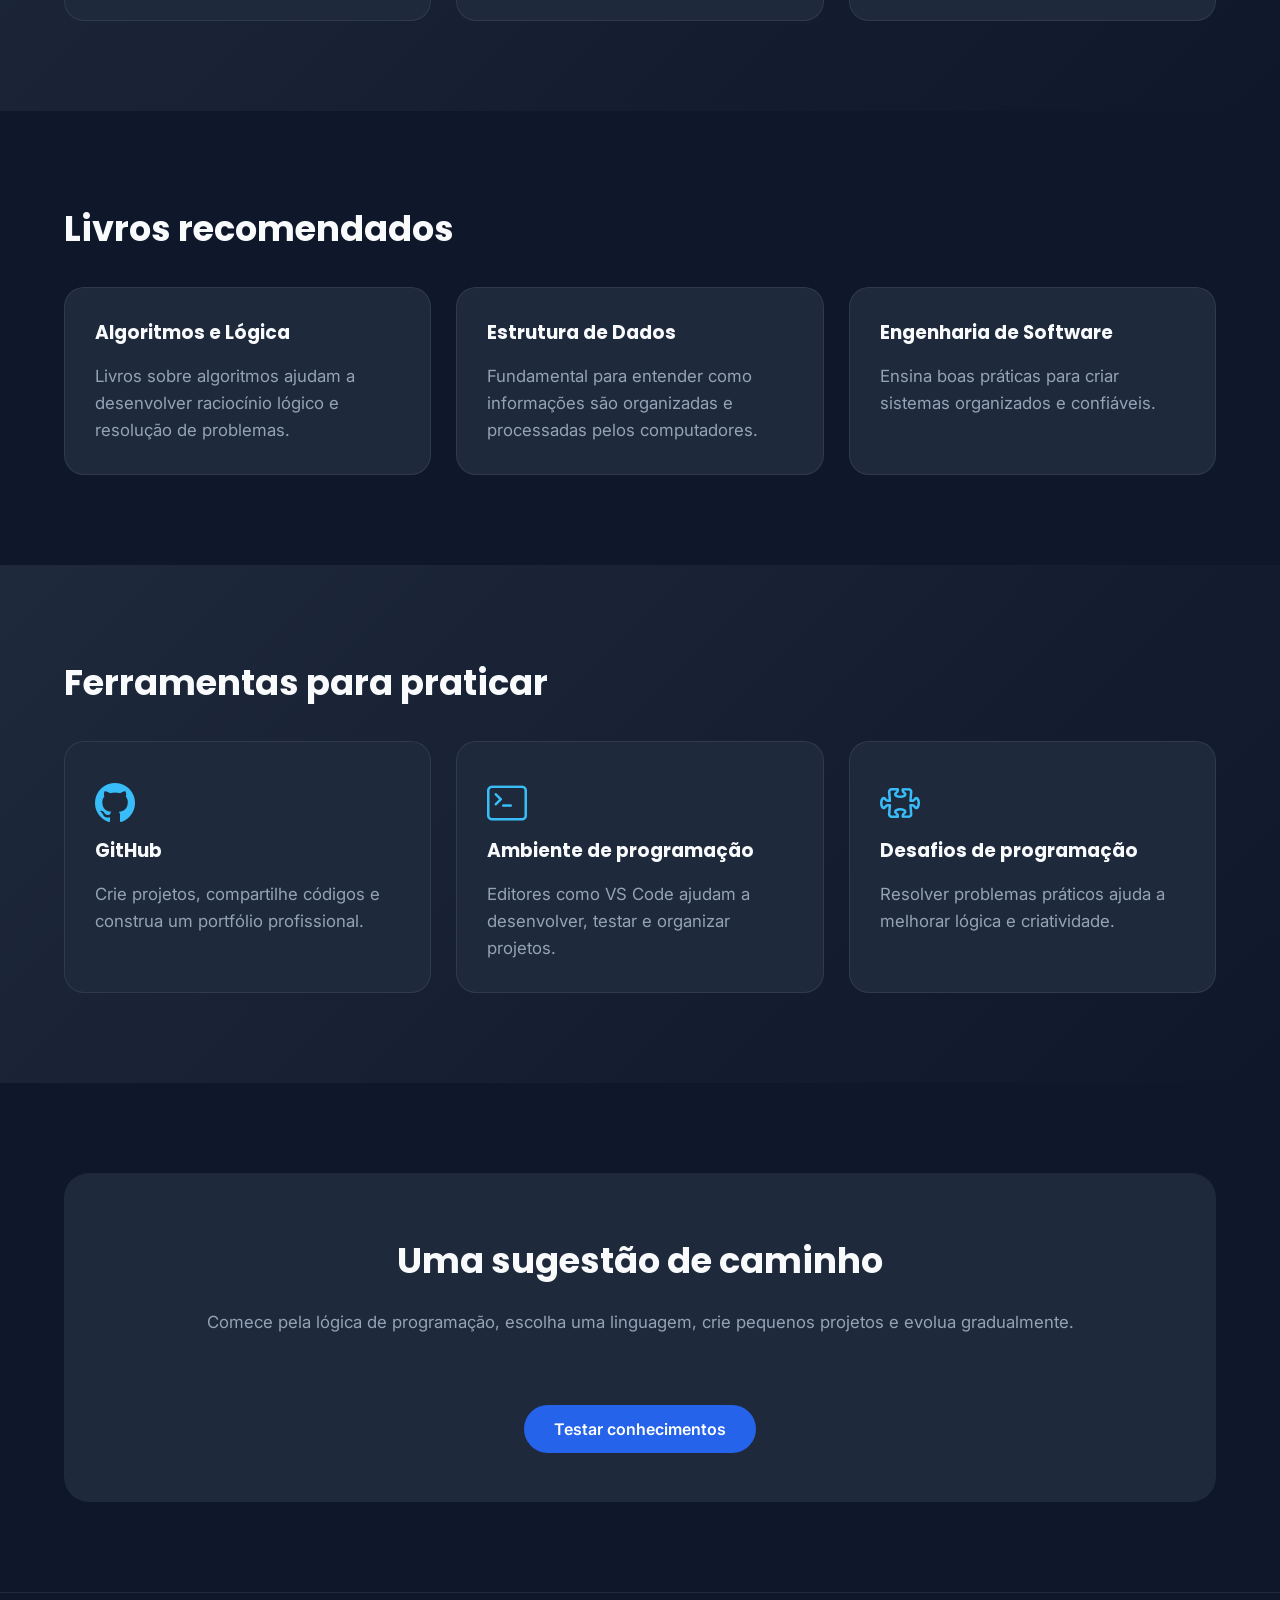
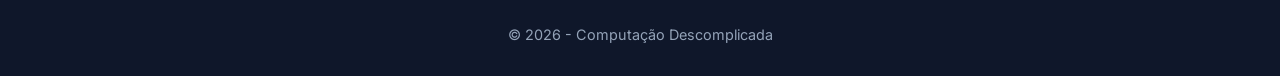
<file: materiais.html>
<!DOCTYPE html>
<html lang="pt-BR">

<head>

<meta charset="UTF-8">

<meta name="viewport" content="width=device-width, initial-scale=1.0">

<title>Materiais de Estudo | Computação Descomplicada</title>


<link rel="preconnect" href="https://fonts.googleapis.com">

<link rel="preconnect" href="https://fonts.gstatic.com" crossorigin>


<link 
href="https://fonts.googleapis.com/css2?family=Inter:wght@400;500;600;700&family=Poppins:wght@600;700&display=swap"
rel="stylesheet">


<link 
rel="stylesheet"
href="https://cdn.jsdelivr.net/npm/bootstrap-icons@1.11.3/font/bootstrap-icons.min.css">


<link rel="stylesheet" href="css/style.css">

</head>

<body>


<header>

<div class="container navbar">


<a href="index.html" class="logo">

💻 Computação <span>Descomplicada</span>

</a>

<nav>

<ul class="nav-links">


<li>
<a href="index.html">Home</a>
</li>


<li>
<a href="curso.html">Curso</a>
</li>


<li>
<a href="tecnologias.html">Tecnologias</a>
</li>


<li>
<a href="carreiras.html">Carreiras</a>
</li>


<li>
<a href="faq.html">FAQ</a>
</li>


<li>
<a href="quiz.html">Quiz</a>
</li>


</ul>

</nav>


<div class="menu-button">

☰

</div>


</div>

</header>








<section class="hero">


<div class="container hero-content fade-in">


<h1>

Materiais gratuitos para aprender

<span>
Computação
</span>

</h1>



<p>

Encontre recursos para iniciar seus estudos,
praticar programação e desenvolver suas habilidades
na área de tecnologia.

</p>


</div>


</section>









<section class="section">


<div class="container">


<h2>
Onde começar?
</h2>


<p>

Aprender tecnologia é uma jornada contínua. O ideal é
começar pelos fundamentos, praticar bastante e criar
projetos próprios.

</p>


</div>


</section>









<section class="highlight section">


<div class="container">


<h2>
Cursos e plataformas gratuitas
</h2>


<div class="cards">



<div class="card fade-in">


<i class="bi bi-code-square"></i>


<h3>
freeCodeCamp
</h3>


<p>

Plataforma gratuita com cursos de programação,
desenvolvimento web, algoritmos e banco de dados.

</p>


</div>






<div class="card fade-in">


<i class="bi bi-play-circle"></i>


<h3>
Videoaulas
</h3>


<p>

Canais educativos oferecem conteúdos sobre
programação, lógica, redes e tecnologia.

</p>


</div>






<div class="card fade-in">


<i class="bi bi-book"></i>


<h3>
Documentações oficiais
</h3>


<p>

Aprender a consultar documentação é uma habilidade
fundamental para profissionais de tecnologia.

</p>


</div>



</div>


</div>


</section>









<section class="section">


<div class="container">


<h2>
Livros recomendados
</h2>



<div class="cards">



<div class="card fade-in">


<h3>
Algoritmos e Lógica
</h3>


<p>

Livros sobre algoritmos ajudam a desenvolver
raciocínio lógico e resolução de problemas.

</p>


</div>






<div class="card fade-in">


<h3>
Estrutura de Dados
</h3>


<p>

Fundamental para entender como informações são
organizadas e processadas pelos computadores.

</p>


</div>






<div class="card fade-in">


<h3>
Engenharia de Software
</h3>


<p>

Ensina boas práticas para criar sistemas
organizados e confiáveis.

</p>


</div>


</div>


</div>


</section>









<section class="highlight section">


<div class="container">


<h2>
Ferramentas para praticar
</h2>



<div class="cards">



<div class="card fade-in">


<i class="bi bi-github"></i>


<h3>
GitHub
</h3>


<p>

Crie projetos, compartilhe códigos e construa
um portfólio profissional.

</p>


</div>






<div class="card fade-in">


<i class="bi bi-terminal"></i>


<h3>
Ambiente de programação
</h3>


<p>

Editores como VS Code ajudam a desenvolver,
testar e organizar projetos.

</p>


</div>






<div class="card fade-in">


<i class="bi bi-puzzle"></i>


<h3>
Desafios de programação
</h3>


<p>

Resolver problemas práticos ajuda a melhorar
lógica e criatividade.

</p>


</div>



</div>


</div>


</section>









<section class="section">


<div class="container cta fade-in">


<h2>
Uma sugestão de caminho
</h2>



<p>

Comece pela lógica de programação, escolha uma
linguagem, crie pequenos projetos e evolua
gradualmente.<br>     <br>
<br>     <br>
</p>


<a href="quiz.html" class="btn btn-primary">

Testar conhecimentos

</a>


</div>


</section>









<footer>


<div class="container">


<p>

© <span id="ano"></span> - Computação Descomplicada

</p>


</div>


</footer>







<script src="js/script.js"></script>


</body>


</html>
</file>
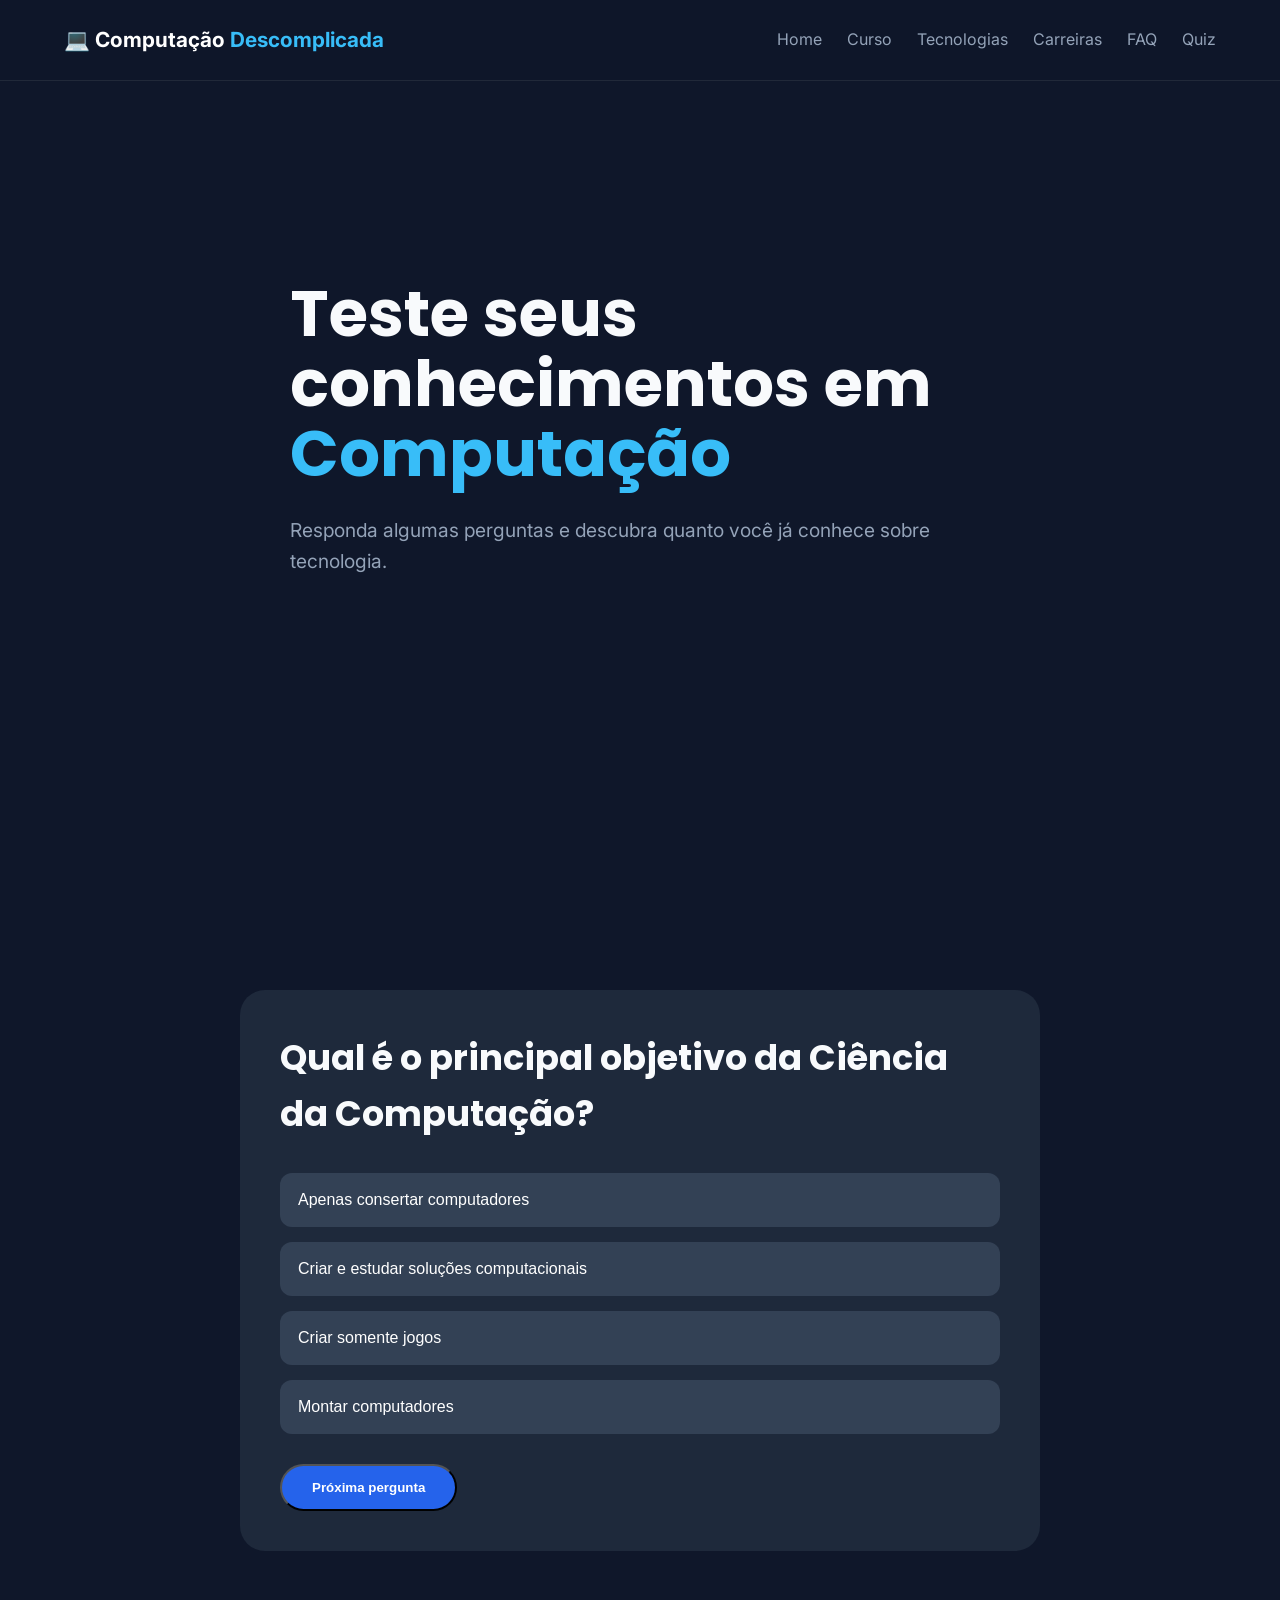
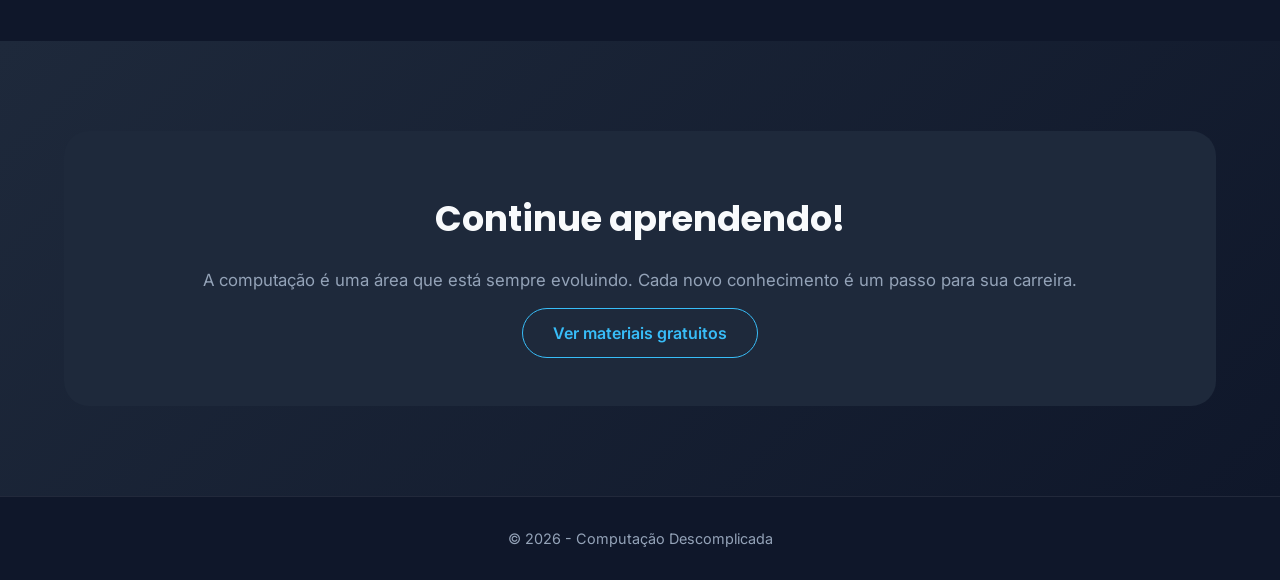
<file: quiz.html>
<!DOCTYPE html>
<html lang="pt-BR">

<head>

<meta charset="UTF-8">

<meta name="viewport" content="width=device-width, initial-scale=1.0">


<title>Quiz | Computação Descomplicada</title>


<link rel="preconnect" href="https://fonts.googleapis.com">

<link rel="preconnect" href="https://fonts.gstatic.com" crossorigin>


<link 
href="https://fonts.googleapis.com/css2?family=Inter:wght@400;500;600;700&family=Poppins:wght@600;700&display=swap"
rel="stylesheet">



<link 
rel="stylesheet"
href="https://cdn.jsdelivr.net/npm/bootstrap-icons@1.11.3/font/bootstrap-icons.min.css">



<link rel="stylesheet" href="css/style.css">


</head>


<body>




<header>


<div class="container navbar">


<a href="index.html" class="logo">

💻 Computação <span>Descomplicada</span>

</a>



<nav>

<ul class="nav-links">


<li>
<a href="index.html">Home</a>
</li>


<li>
<a href="curso.html">Curso</a>
</li>


<li>
<a href="tecnologias.html">Tecnologias</a>
</li>


<li>
<a href="carreiras.html">Carreiras</a>
</li>


<li>
<a href="faq.html">FAQ</a>
</li>


<li>
<a href="quiz.html">Quiz</a>
</li>


</ul>


</nav>


<div class="menu-button">

☰

</div>



</div>


</header>








<section class="hero">


<div class="container hero-content fade-in">


<h1>

Teste seus conhecimentos em

<span>
Computação
</span>

</h1>



<p>

Responda algumas perguntas e descubra quanto você já
conhece sobre tecnologia.

</p>


</div>


</section>









<section class="section">


<div class="container">



<div class="quiz-box">



<div id="quiz">


<h2 id="pergunta">

Carregando pergunta...


</h2>



<div id="alternativas">

</div>



<button 
id="proximo"
class="btn btn-primary">

Próxima pergunta

</button>



</div>






<div id="resultado" class="resultado">


<h2>

Resultado

</h2>


<p id="pontuacao"><br>     <br></p>


<br>     <br>
<a href="quiz.html" class="btn btn-primary">

Tentar novamente

</a>


</div>




</div>



</div>


</section>







<section class="highlight section">


<div class="container cta">


<h2>

Continue aprendendo!

</h2>


<p>

A computação é uma área que está sempre evoluindo.
Cada novo conhecimento é um passo para sua carreira.
<br>     <br>
</p>



<a href="materiais.html" class="btn btn-outline">

Ver materiais gratuitos

</a>



</div>


</section>







<footer>


<div class="container">


<p>

© <span id="ano"></span> - Computação Descomplicada

</p>


</div>


</footer>







<script src="js/script.js"></script>

<script src="js/quiz.js"></script>


</body>


</html>
</file>
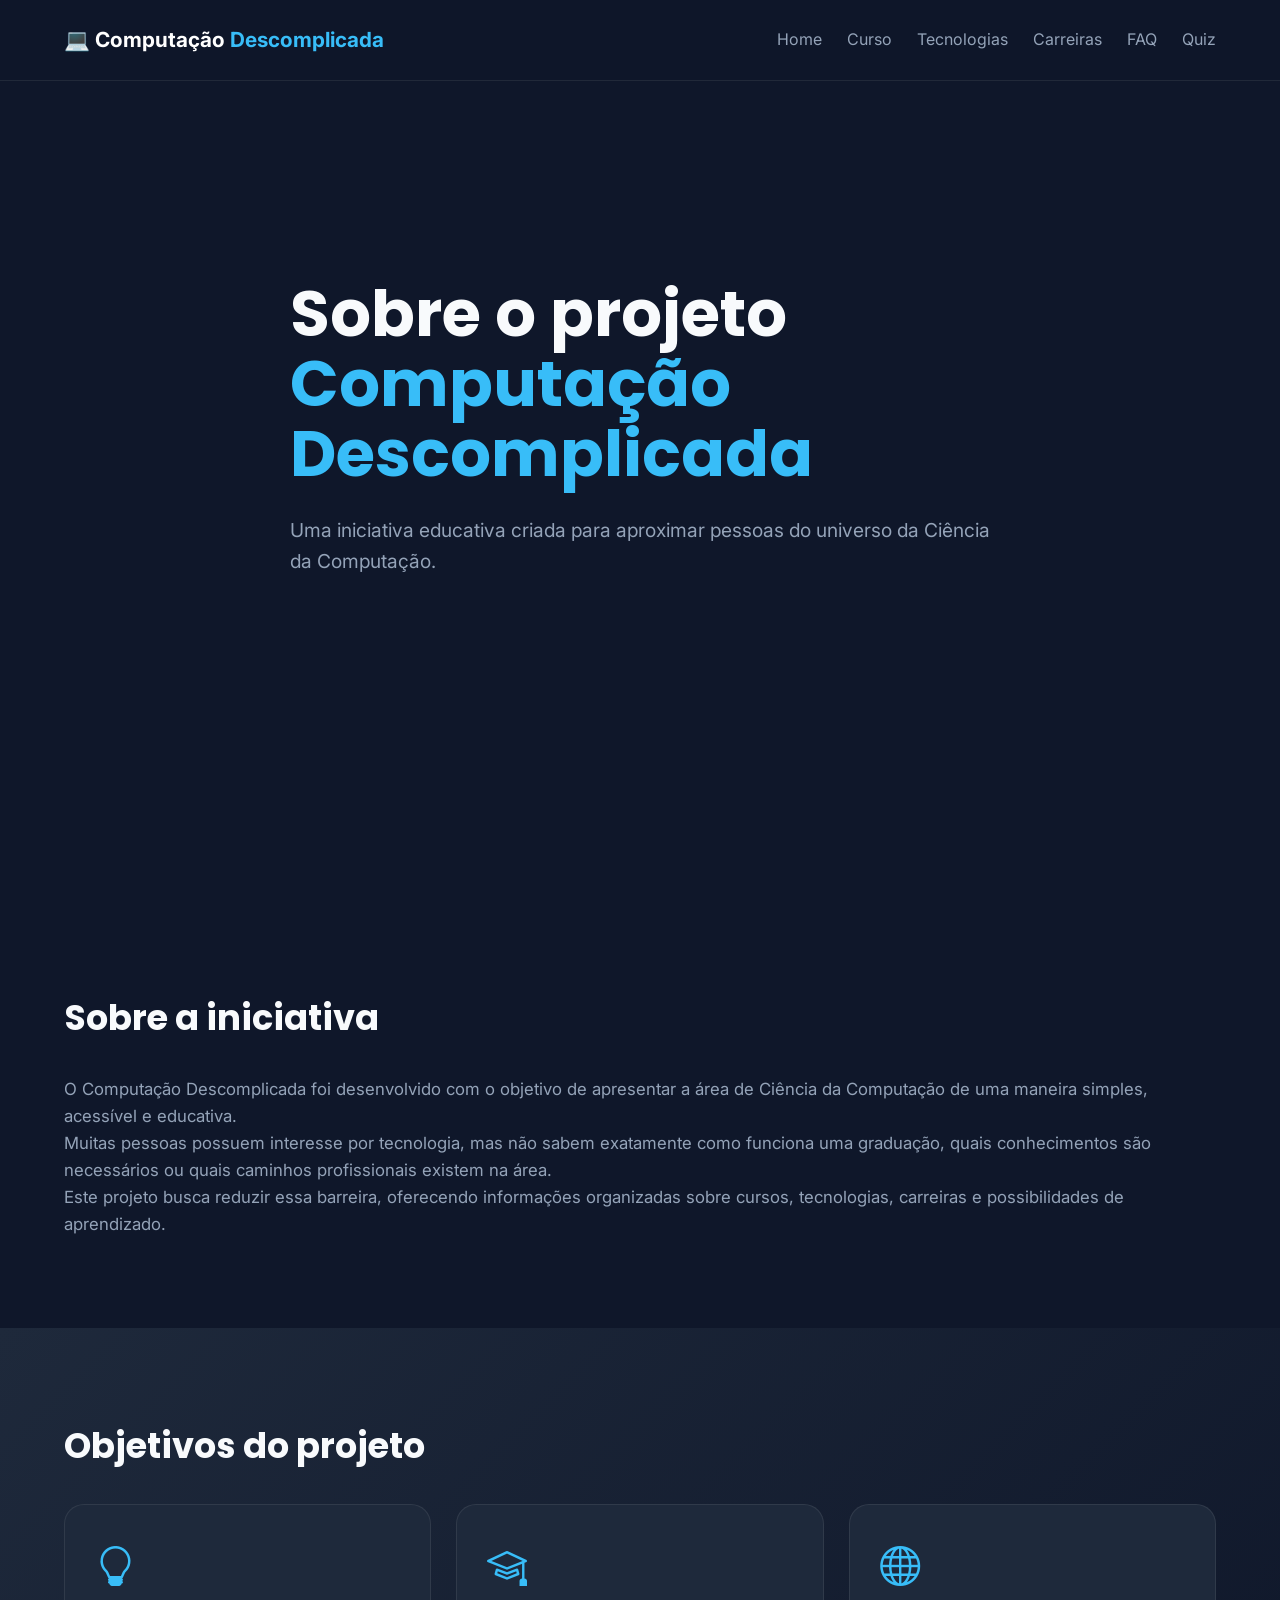
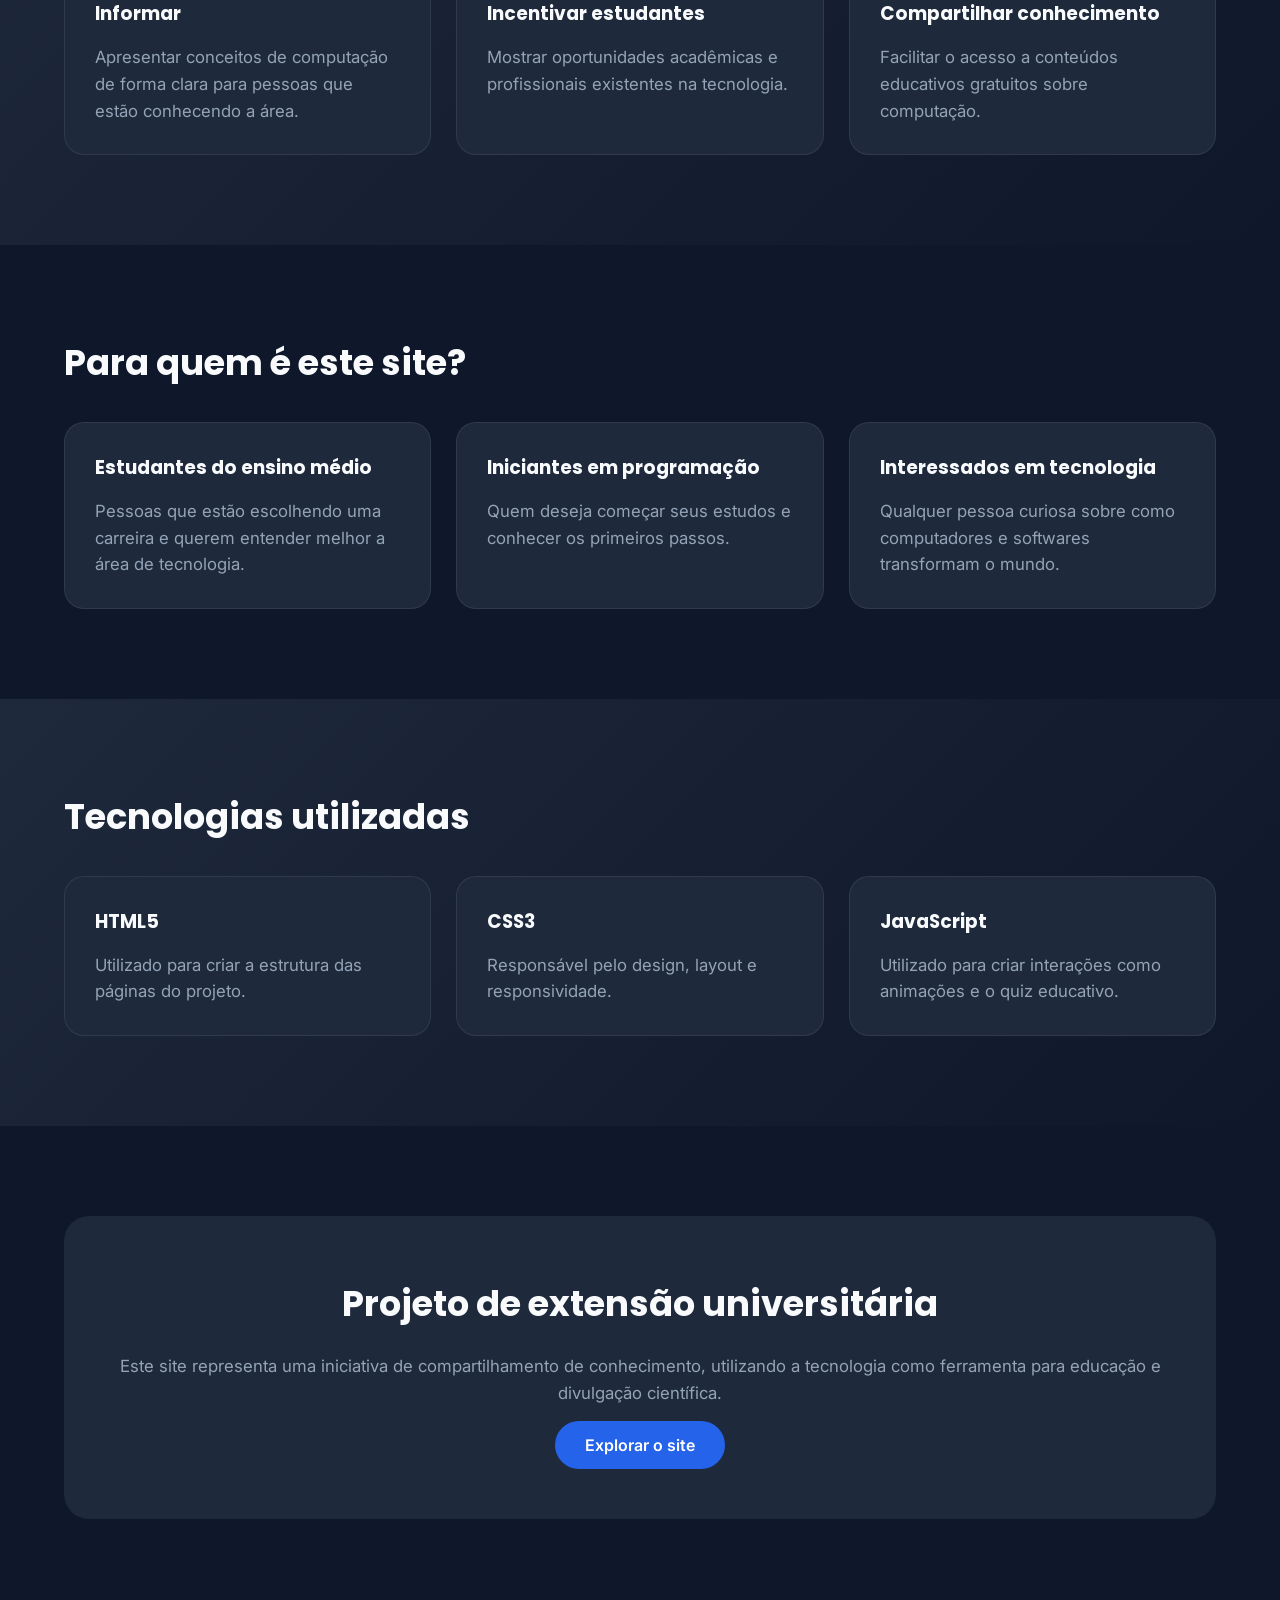
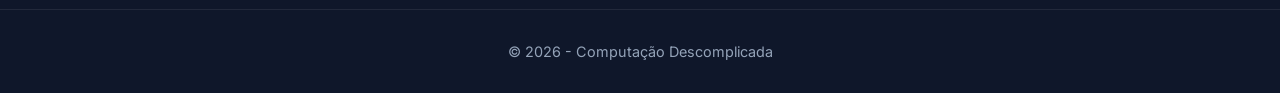
<file: sobre.html>
<!DOCTYPE html>
<html lang="pt-BR">

<head>

<meta charset="UTF-8">

<meta name="viewport" content="width=device-width, initial-scale=1.0">


<title>Sobre o Projeto | Computação Descomplicada</title>


<link rel="preconnect" href="https://fonts.googleapis.com">

<link rel="preconnect" href="https://fonts.gstatic.com" crossorigin>


<link 
href="https://fonts.googleapis.com/css2?family=Inter:wght@400;500;600;700&family=Poppins:wght@600;700&display=swap"
rel="stylesheet">

<link 
rel="stylesheet"
href="https://cdn.jsdelivr.net/npm/bootstrap-icons@1.11.3/font/bootstrap-icons.min.css">


<link rel="stylesheet" href="css/style.css">





</head>

<body>



<header>


<div class="container navbar">


<a href="index.html" class="logo">

💻 Computação <span>Descomplicada</span>

</a>



<nav>

<ul class="nav-links">


<li>
<a href="index.html">
Home
</a>
</li>


<li>
<a href="curso.html">
Curso
</a>
</li>


<li>
<a href="tecnologias.html">
Tecnologias
</a>
</li>


<li>
<a href="carreiras.html">
Carreiras
</a>
</li>


<li>
<a href="faq.html">
FAQ
</a>
</li>


<li>
<a href="quiz.html">
Quiz
</a>
</li>


</ul>

</nav>



<div class="menu-button">

☰

</div>


</div>


</header>








<!-- HERO -->


<section class="hero">


<div class="container hero-content fade-in">


<h1>

Sobre o projeto

<span>
Computação Descomplicada
</span>

</h1>



<p>

Uma iniciativa educativa criada para aproximar
pessoas do universo da Ciência da Computação.

</p>


</div>


</section>









<!-- SOBRE -->


<section class="section">


<div class="container fade-in">


<h2>
Sobre a iniciativa
</h2>



<p>

O Computação Descomplicada foi desenvolvido com o
objetivo de apresentar a área de Ciência da Computação
de uma maneira simples, acessível e educativa.

</p>



<p>

Muitas pessoas possuem interesse por tecnologia,
mas não sabem exatamente como funciona uma graduação,
quais conhecimentos são necessários ou quais caminhos
profissionais existem na área.

</p>



<p>

Este projeto busca reduzir essa barreira, oferecendo
informações organizadas sobre cursos, tecnologias,
carreiras e possibilidades de aprendizado.

</p>


</div>


</section>









<!-- OBJETIVO -->


<section class="highlight section">


<div class="container">


<h2>
Objetivos do projeto
</h2>



<div class="cards">





<div class="card fade-in">


<i class="bi bi-lightbulb"></i>


<h3>
Informar
</h3>


<p>

Apresentar conceitos de computação de forma clara
para pessoas que estão conhecendo a área.

</p>


</div>







<div class="card fade-in">


<i class="bi bi-mortarboard"></i>


<h3>
Incentivar estudantes
</h3>


<p>

Mostrar oportunidades acadêmicas e profissionais
existentes na tecnologia.

</p>


</div>







<div class="card fade-in">


<i class="bi bi-globe"></i>


<h3>
Compartilhar conhecimento
</h3>


<p>

Facilitar o acesso a conteúdos educativos gratuitos
sobre computação.

</p>


</div>



</div>


</div>


</section>









<!-- PUBLICO -->


<section class="section">


<div class="container">


<h2>
Para quem é este site?
</h2>



<div class="cards">



<div class="card fade-in">


<h3>
Estudantes do ensino médio
</h3>


<p>

Pessoas que estão escolhendo uma carreira e querem
entender melhor a área de tecnologia.

</p>


</div>







<div class="card fade-in">


<h3>
Iniciantes em programação
</h3>


<p>

Quem deseja começar seus estudos e conhecer os
primeiros passos.

</p>


</div>







<div class="card fade-in">


<h3>
Interessados em tecnologia
</h3>


<p>

Qualquer pessoa curiosa sobre como computadores
e softwares transformam o mundo.

</p>


</div>



</div>


</div>


</section>









<!-- TECNOLOGIAS -->


<section class="highlight section">


<div class="container">


<h2>
Tecnologias utilizadas
</h2>



<div class="cards">



<div class="card fade-in">


<h3>
HTML5
</h3>


<p>

Utilizado para criar a estrutura das páginas
do projeto.

</p>


</div>






<div class="card fade-in">


<h3>
CSS3
</h3>


<p>

Responsável pelo design, layout e responsividade.

</p>


</div>






<div class="card fade-in">


<h3>
JavaScript
</h3>


<p>

Utilizado para criar interações como animações
e o quiz educativo.

</p>


</div>



</div>


</div>


</section>









<!-- EXTENSAO -->


<section class="section">


<div class="container cta fade-in">


<h2>
Projeto de extensão universitária
</h2>



<p>

Este site representa uma iniciativa de compartilhamento
de conhecimento, utilizando a tecnologia como ferramenta
para educação e divulgação científica.
<br>     <br>
</p>


<a href="index.html" class="btn btn-primary">

Explorar o site

</a>


</div>


</section>









<footer>


<div class="container">


<p>

© <span id="ano"></span> - Computação Descomplicada

</p>


</div>


</footer>








<script src="js/script.js"></script>


</body>


</html>
</file>
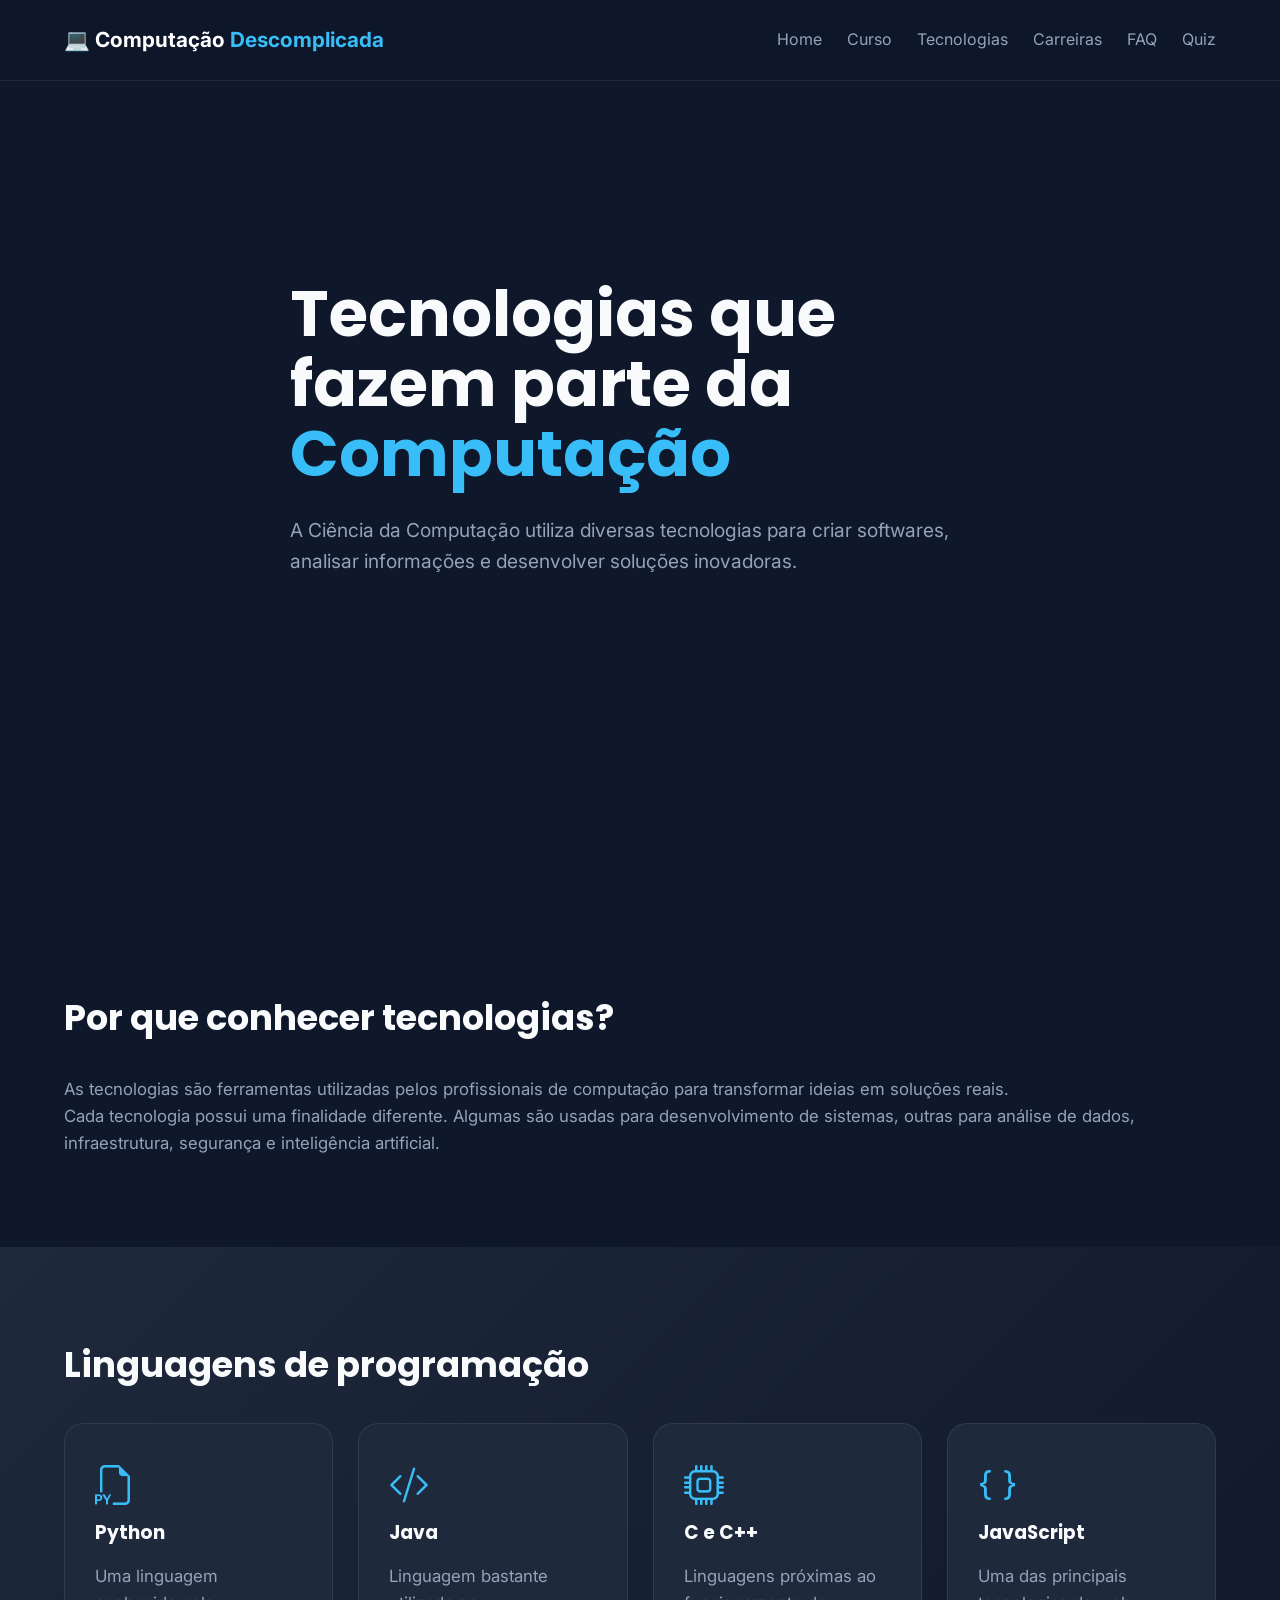
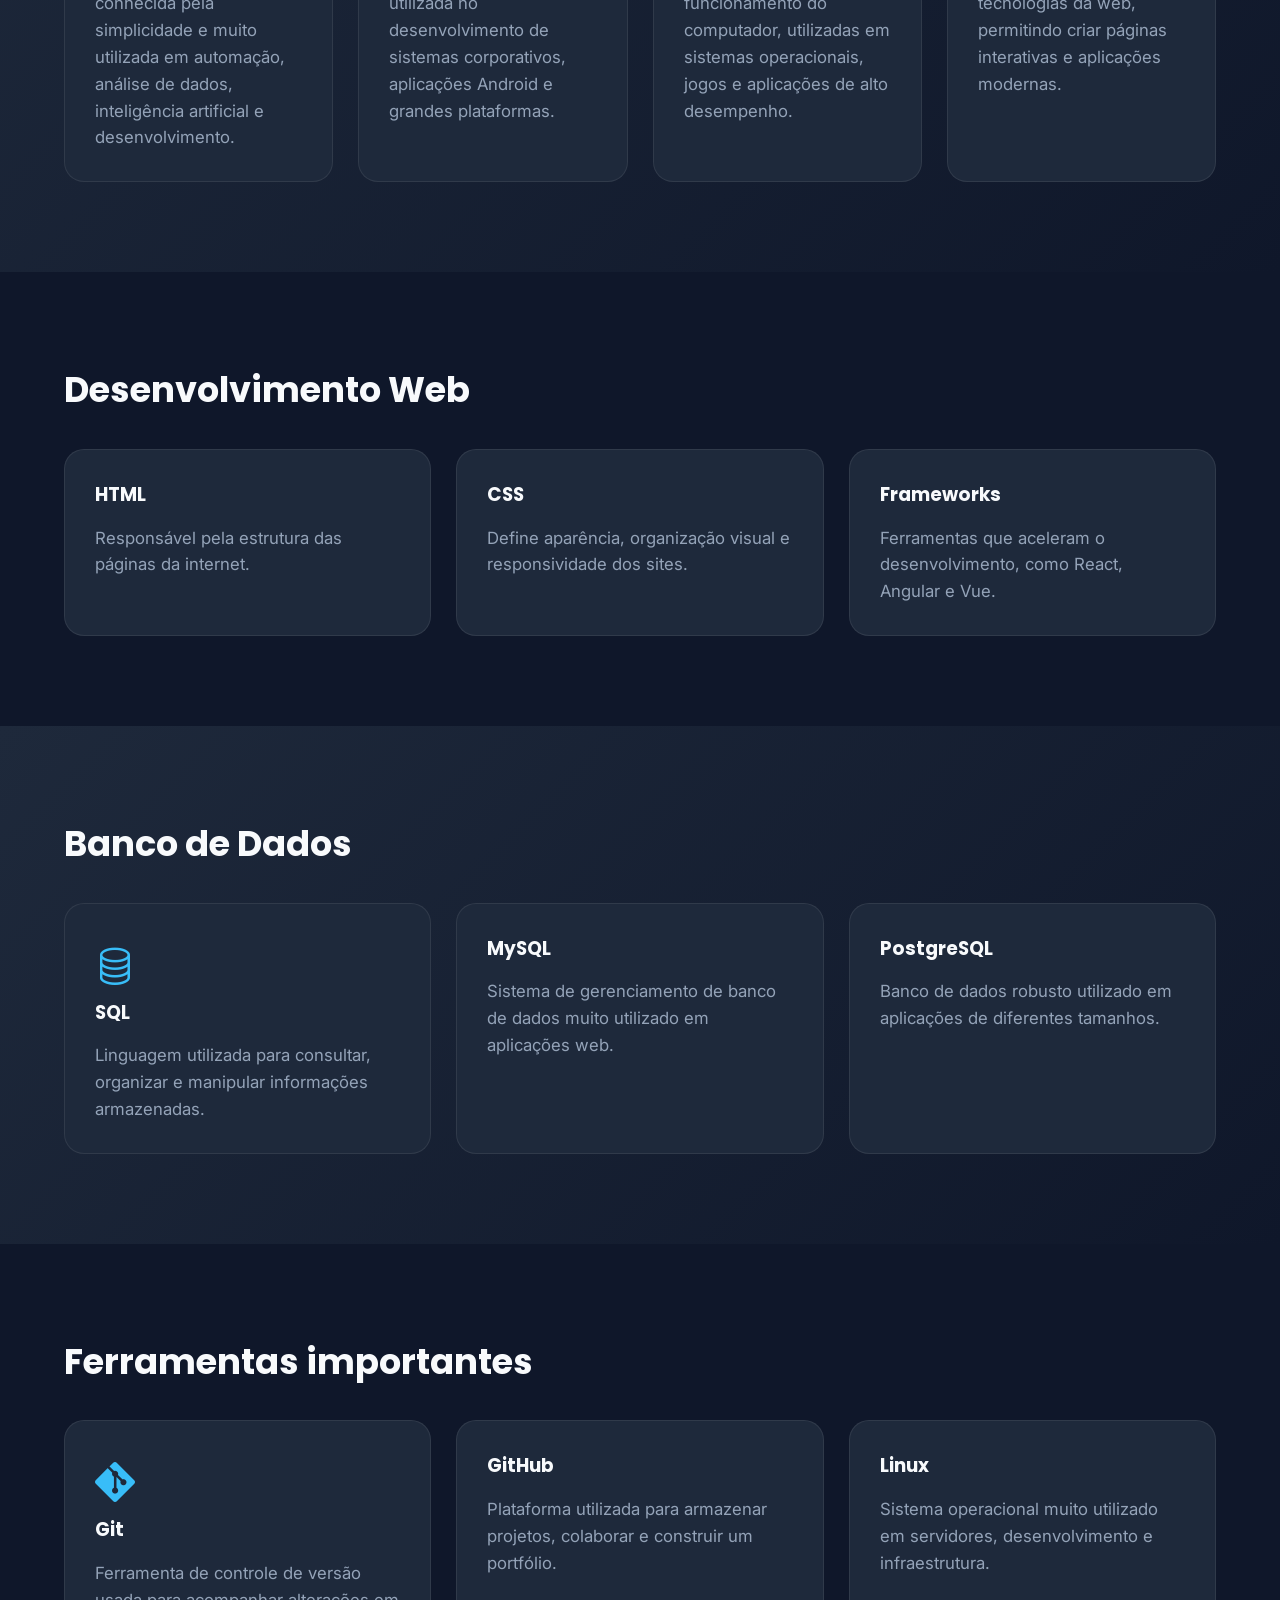
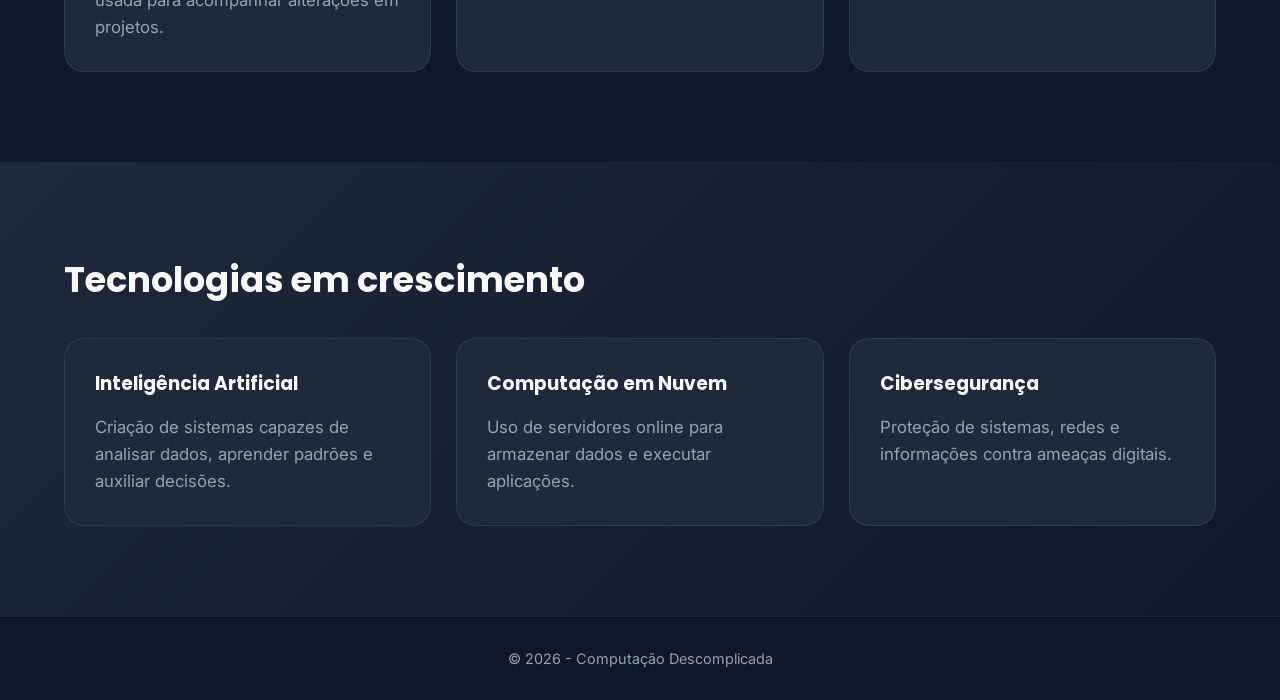
<file: tecnologias.html>
<!DOCTYPE html>
<html lang="pt-BR">

<head>

<meta charset="UTF-8">

<meta name="viewport" content="width=device-width, initial-scale=1.0">


<title>Tecnologias | Computação Descomplicada</title>


<link rel="preconnect" href="https://fonts.googleapis.com">

<link rel="preconnect" href="https://fonts.gstatic.com" crossorigin>


<link 
href="https://fonts.googleapis.com/css2?family=Inter:wght@400;500;600;700&family=Poppins:wght@600;700&display=swap"
rel="stylesheet">


<link 
rel="stylesheet"
href="https://cdn.jsdelivr.net/npm/bootstrap-icons@1.11.3/font/bootstrap-icons.min.css">


<link rel="stylesheet" href="css/style.css">


</head>



<body>



<!-- HEADER -->

<header>


<div class="container navbar">


<a href="index.html" class="logo">

💻 Computação <span>Descomplicada</span>

</a>



<nav>

<ul class="nav-links">


<li>
<a href="index.html">
Home
</a>
</li>


<li>
<a href="curso.html">
Curso
</a>
</li>


<li>
<a href="tecnologias.html">
Tecnologias
</a>
</li>


<li>
<a href="carreiras.html">
Carreiras
</a>
</li>


<li>
<a href="faq.html">
FAQ
</a>
</li>


<li>
<a href="quiz.html">
Quiz
</a>
</li>


</ul>

</nav>



<div class="menu-button">

☰

</div>


</div>


</header>







<!-- HERO -->


<section class="hero">


<div class="container hero-content fade-in">


<h1>

Tecnologias que fazem parte da

<span>
Computação
</span>

</h1>



<p>

A Ciência da Computação utiliza diversas tecnologias
para criar softwares, analisar informações e desenvolver
soluções inovadoras.

</p>


</div>


</section>








<!-- INTRODUÇÃO -->


<section class="section">


<div class="container fade-in">


<h2>
Por que conhecer tecnologias?
</h2>



<p>

As tecnologias são ferramentas utilizadas pelos
profissionais de computação para transformar ideias
em soluções reais.

</p>


<p>

Cada tecnologia possui uma finalidade diferente.
Algumas são usadas para desenvolvimento de sistemas,
outras para análise de dados, infraestrutura,
segurança e inteligência artificial.

</p>



</div>


</section>








<!-- LINGUAGENS -->


<section class="highlight section">


<div class="container">


<h2>
Linguagens de programação
</h2>




<div class="cards">





<div class="card fade-in">


<i class="bi bi-filetype-py"></i>


<h3>
Python
</h3>


<p>

Uma linguagem conhecida pela simplicidade
e muito utilizada em automação, análise de dados,
inteligência artificial e desenvolvimento.

</p>


</div>






<div class="card fade-in">


<i class="bi bi-code-slash"></i>


<h3>
Java
</h3>


<p>

Linguagem bastante utilizada no desenvolvimento
de sistemas corporativos, aplicações Android
e grandes plataformas.

</p>


</div>







<div class="card fade-in">


<i class="bi bi-cpu"></i>


<h3>
C e C++
</h3>


<p>

Linguagens próximas ao funcionamento do computador,
utilizadas em sistemas operacionais, jogos e aplicações
de alto desempenho.

</p>


</div>






<div class="card fade-in">


<i class="bi bi-braces"></i>


<h3>
JavaScript
</h3>


<p>

Uma das principais tecnologias da web,
permitindo criar páginas interativas e aplicações
modernas.

</p>


</div>



</div>


</div>


</section>








<!-- WEB -->


<section class="section">


<div class="container">


<h2>
Desenvolvimento Web
</h2>




<div class="cards">


<div class="card fade-in">


<h3>
HTML
</h3>


<p>

Responsável pela estrutura das páginas
da internet.

</p>


</div>




<div class="card fade-in">


<h3>
CSS
</h3>


<p>

Define aparência, organização visual
e responsividade dos sites.

</p>


</div>




<div class="card fade-in">


<h3>
Frameworks
</h3>


<p>

Ferramentas que aceleram o desenvolvimento,
como React, Angular e Vue.

</p>


</div>


</div>


</div>


</section>









<!-- BANCO DE DADOS -->


<section class="highlight section">


<div class="container">


<h2>
Banco de Dados
</h2>



<div class="cards">


<div class="card fade-in">


<i class="bi bi-database"></i>


<h3>
SQL
</h3>


<p>

Linguagem utilizada para consultar,
organizar e manipular informações armazenadas.

</p>


</div>





<div class="card fade-in">


<h3>
MySQL
</h3>


<p>

Sistema de gerenciamento de banco de dados
muito utilizado em aplicações web.

</p>


</div>





<div class="card fade-in">


<h3>
PostgreSQL
</h3>


<p>

Banco de dados robusto utilizado em aplicações
de diferentes tamanhos.

</p>


</div>



</div>


</div>


</section>









<!-- FERRAMENTAS -->


<section class="section">


<div class="container">


<h2>
Ferramentas importantes
</h2>



<div class="cards">


<div class="card fade-in">


<i class="bi bi-git"></i>


<h3>
Git
</h3>


<p>

Ferramenta de controle de versão usada
para acompanhar alterações em projetos.

</p>


</div>





<div class="card fade-in">


<h3>
GitHub
</h3>


<p>

Plataforma utilizada para armazenar projetos,
colaborar e construir um portfólio.

</p>


</div>





<div class="card fade-in">


<h3>
Linux
</h3>


<p>

Sistema operacional muito utilizado em servidores,
desenvolvimento e infraestrutura.

</p>


</div>



</div>


</div>


</section>








<!-- TECNOLOGIAS FUTURAS -->


<section class="highlight section">


<div class="container fade-in">


<h2>
Tecnologias em crescimento
</h2>



<div class="cards">


<div class="card">


<h3>
Inteligência Artificial
</h3>


<p>

Criação de sistemas capazes de analisar dados,
aprender padrões e auxiliar decisões.

</p>


</div>




<div class="card">


<h3>
Computação em Nuvem
</h3>


<p>

Uso de servidores online para armazenar dados
e executar aplicações.

</p>


</div>




<div class="card">


<h3>
Cibersegurança
</h3>


<p>

Proteção de sistemas, redes e informações
contra ameaças digitais.

</p>


</div>



</div>


</div>


</section>








<footer>


<div class="container">


<p>

© <span id="ano"></span> - Computação Descomplicada

</p>


</div>


</footer>






<script src="js/script.js"></script>


</body>

</html>
</file>
<file: css/style.css>
/* ======================================
   COMPUTAÇÃO DESCOMPLICADA
   STYLE.CSS
====================================== */


/* ======================================
   VARIÁVEIS DO PROJETO
====================================== */

:root {

    --bg-primary: #0F172A;
    --bg-secondary: #1E293B;

    --blue-primary: #2563EB;
    --blue-light: #38BDF8;

    --text-primary: #F8FAFC;
    --text-secondary: #94A3B8;

    --border-color: rgba(255,255,255,0.08);

    --shadow:
    0 10px 30px rgba(0,0,0,0.25);

    --transition: 0.3s ease;

}



/* ======================================
   RESET
====================================== */


* {

    margin:0;
    padding:0;
    box-sizing:border-box;

}


html {

    scroll-behavior:smooth;

}



body {

    font-family:'Inter', Arial, sans-serif;

    background:var(--bg-primary);

    color:var(--text-primary);

    line-height:1.6;

}



/* ======================================
   TIPOGRAFIA
====================================== */


h1,
h2,
h3 {

    font-family:'Poppins', sans-serif;

}


h2 {

    font-size:2.2rem;

    margin-bottom:30px;

}



p {

    color:var(--text-secondary);

    font-size:1.05rem;

}



/* ======================================
   CONTAINER
====================================== */


.container {

    width:90%;

    max-width:1200px;

    margin:auto;

}




/* ======================================
   HEADER
====================================== */


header {

    position:fixed;

    top:0;

    width:100%;

    z-index:1000;

    background:

    rgba(15,23,42,0.85);

    backdrop-filter:blur(10px);

    border-bottom:

    1px solid var(--border-color);

}



.navbar {

    display:flex;

    justify-content:space-between;

    align-items:center;

    height:80px;

}



.logo {

    color:white;

    text-decoration:none;

    font-size:1.3rem;

    font-weight:700;

}



.logo span {

    color:var(--blue-light);

}



.nav-links {

    display:flex;

    gap:25px;

    list-style:none;

}



.nav-links a {


    text-decoration:none;

    color:var(--text-secondary);

    transition:var(--transition);

}



.nav-links a:hover {


    color:white;

}




/* ======================================
   HERO
====================================== */


.hero {


    min-height:100vh;

    display:flex;

    align-items:center;

    padding-top:80px;


}



.hero-content {


    max-width:700px;


}



.hero h1 {


    font-size:4rem;

    line-height:1.1;

    margin-bottom:25px;


}



.hero h1 span {


    color:var(--blue-light);


}



.hero p {


    font-size:1.2rem;

    margin-bottom:35px;


}




.hero-buttons {


    display:flex;

    gap:20px;

}





.btn {


    padding:14px 30px;

    border-radius:30px;

    text-decoration:none;

    font-weight:600;

    transition:var(--transition);


}




.btn-primary {


    background:var(--blue-primary);

    color:white;


}



.btn-primary:hover {


    transform:translateY(-5px);

    box-shadow:var(--shadow);


}




.btn-outline {


    border:

    1px solid var(--blue-light);

    color:var(--blue-light);


}



.btn-outline:hover {


    background:var(--blue-light);

    color:#0F172A;


}



/* ======================================
   SEÇÕES
====================================== */


section {


    padding:90px 0;


}




.section-title {


    text-align:center;

    margin-bottom:50px;


}




/* ======================================
   CARDS
====================================== */


.cards {


    display:grid;

    grid-template-columns:

    repeat(auto-fit,minmax(250px,1fr));

    gap:25px;


}



.card {


    background:var(--bg-secondary);

    padding:30px;

    border-radius:20px;

    border:

    1px solid var(--border-color);

    transition:var(--transition);


}




.card:hover {


    transform:translateY(-10px);

    border-color:var(--blue-light);


}




.card i {


    font-size:40px;

    color:var(--blue-light);

    margin-bottom:20px;


}




.card h3 {


    margin-bottom:15px;


}





/* ======================================
   ÁREA DE DESTAQUE
====================================== */


.highlight {


    background:

    linear-gradient(

    135deg,

    #1E293B,

    #0F172A

    );


}




/* ======================================
   CTA FINAL
====================================== */


.cta {


    text-align:center;

    background:var(--bg-secondary);

    border-radius:25px;

    padding:60px 30px;


}




.cta h2 {


    margin-bottom:20px;


}





/* ======================================
   FOOTER
====================================== */


footer {


    border-top:

    1px solid var(--border-color);

    padding:30px 0;

    text-align:center;


}



footer p {


    font-size:0.9rem;


}





/* ======================================
   ANIMAÇÕES
====================================== */


.fade-in {


    opacity:0;

    transform:translateY(30px);

    transition:

    0.8s ease;


}



.fade-in.show {


    opacity:1;

    transform:translateY(0);


}





/* ======================================
   RESPONSIVIDADE
====================================== */


@media(max-width:900px){


    .nav-links {


        display:none;


    }


    .hero h1 {


        font-size:2.8rem;


    }


}



@media(max-width:600px){


    .hero-buttons {


        flex-direction:column;


    }



    h2 {


        font-size:1.8rem;


    }


}
/* MENU MOBILE */

.menu-button {

    display:none;

    font-size:30px;

    cursor:pointer;

}



@media(max-width:900px){


.menu-button {

    display:block;

}



.nav-links {


    position:absolute;

    top:80px;

    left:0;

    width:100%;

    background:#0F172A;

    flex-direction:column;

    align-items:center;

    padding:30px 0;

    display:none;


}



.nav-links.active {


    display:flex;


}


}
/* ===========================
        FAQ
=========================== */


.faq-container {

    max-width:900px;

    margin:auto;

}



.faq-item {

    background:var(--bg-secondary);

    border-radius:15px;

    margin-bottom:15px;

    overflow:hidden;

}



.faq-question {

    width:100%;

    padding:25px;

    background:none;

    border:none;

    color:white;

    display:flex;

    justify-content:space-between;

    align-items:center;

    font-size:1.1rem;

    cursor:pointer;

    text-align:left;

}



.faq-answer {

    max-height:0;

    overflow:hidden;

    transition:0.4s;

    padding:0 25px;

}



.faq-answer.mostrar-resposta {

    max-height:200px;

    padding-bottom:25px;

}
/* ===========================
        QUIZ
=========================== */


.quiz-box {

    max-width:800px;

    margin:auto;

    background:var(--bg-secondary);

    padding:40px;

    border-radius:25px;

}



#alternativas {

    display:flex;

    flex-direction:column;

    gap:15px;

    margin:30px 0;

}



.alternativa {

    background:#334155;

    border:none;

    padding:18px;

    border-radius:12px;

    color:white;

    cursor:pointer;

    text-align:left;

    font-size:1rem;

    transition:0.3s;

}



.alternativa:hover {

    background:#2563EB;

}



.alternativa.correta {

    background:#16a34a;

}



.alternativa.errada {

    background:#dc2626;

}



.resultado {

    display:none;

    text-align:center;

}
</file>
